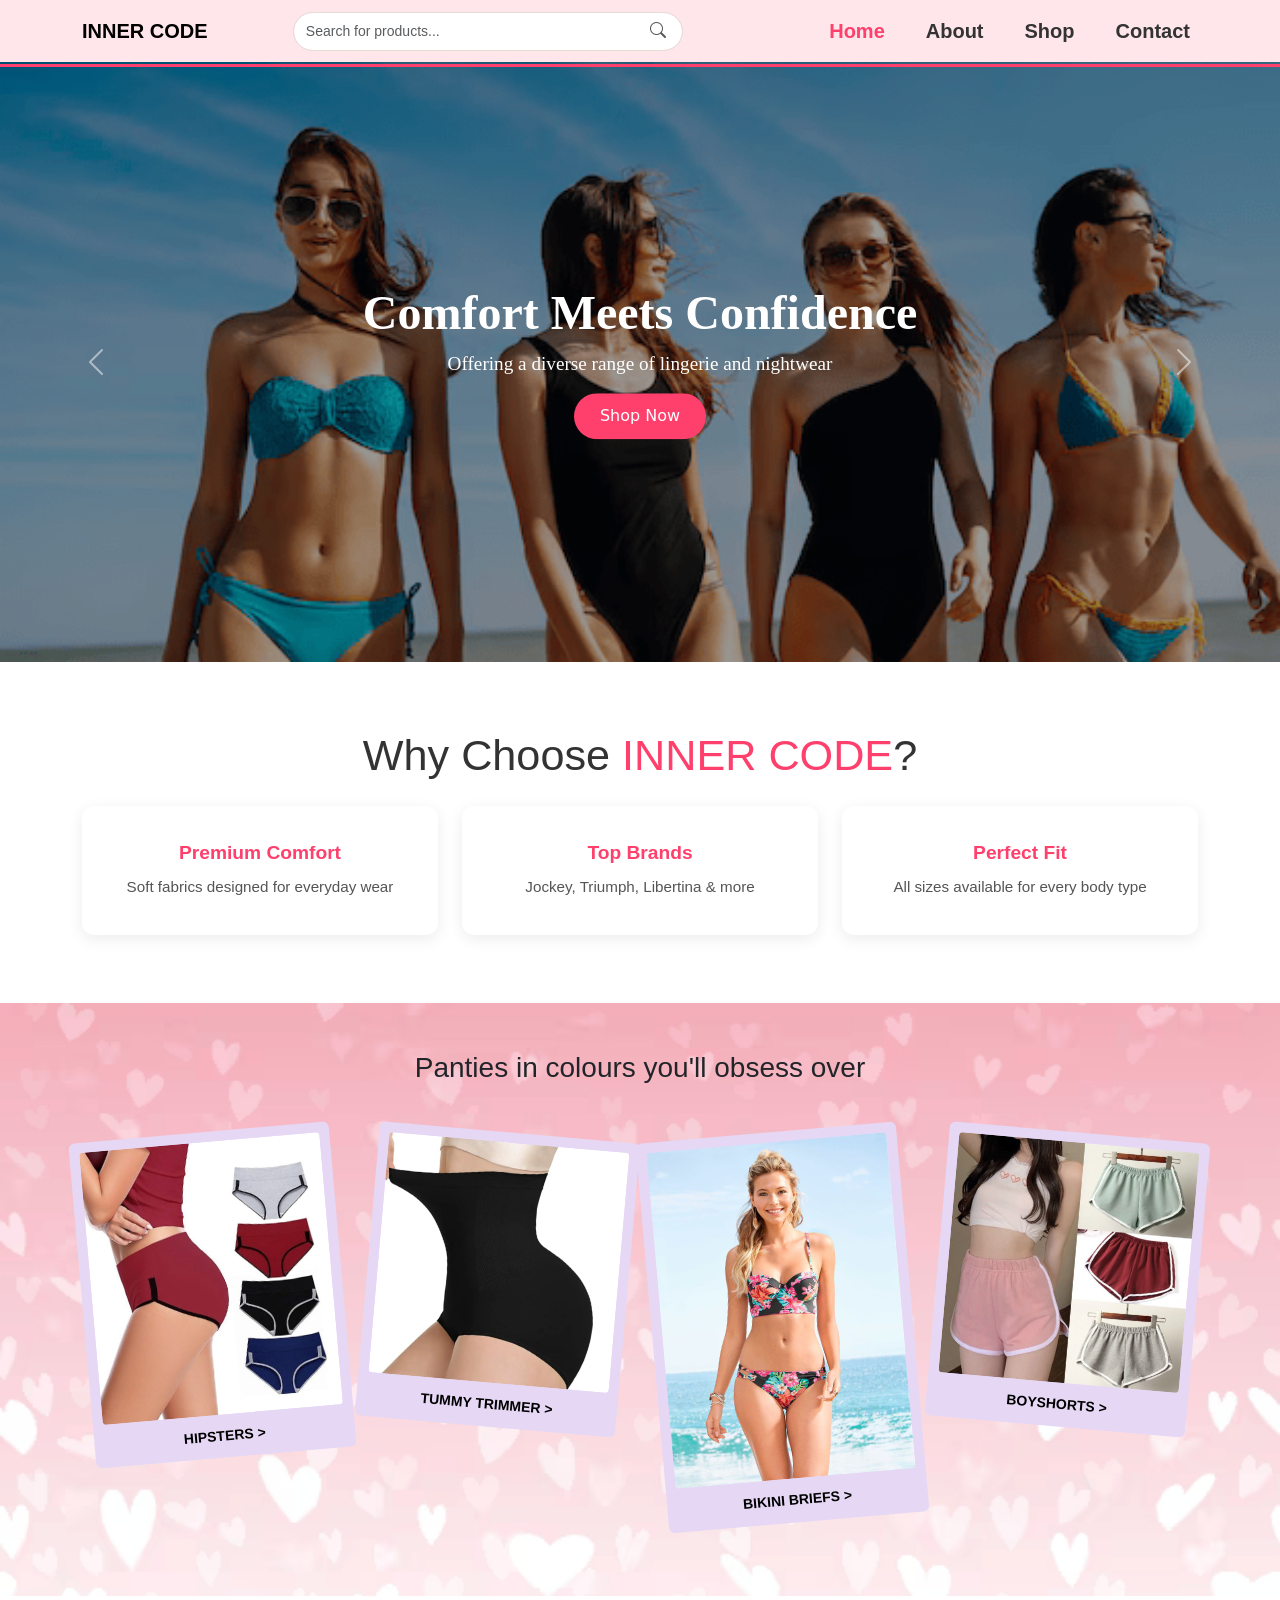
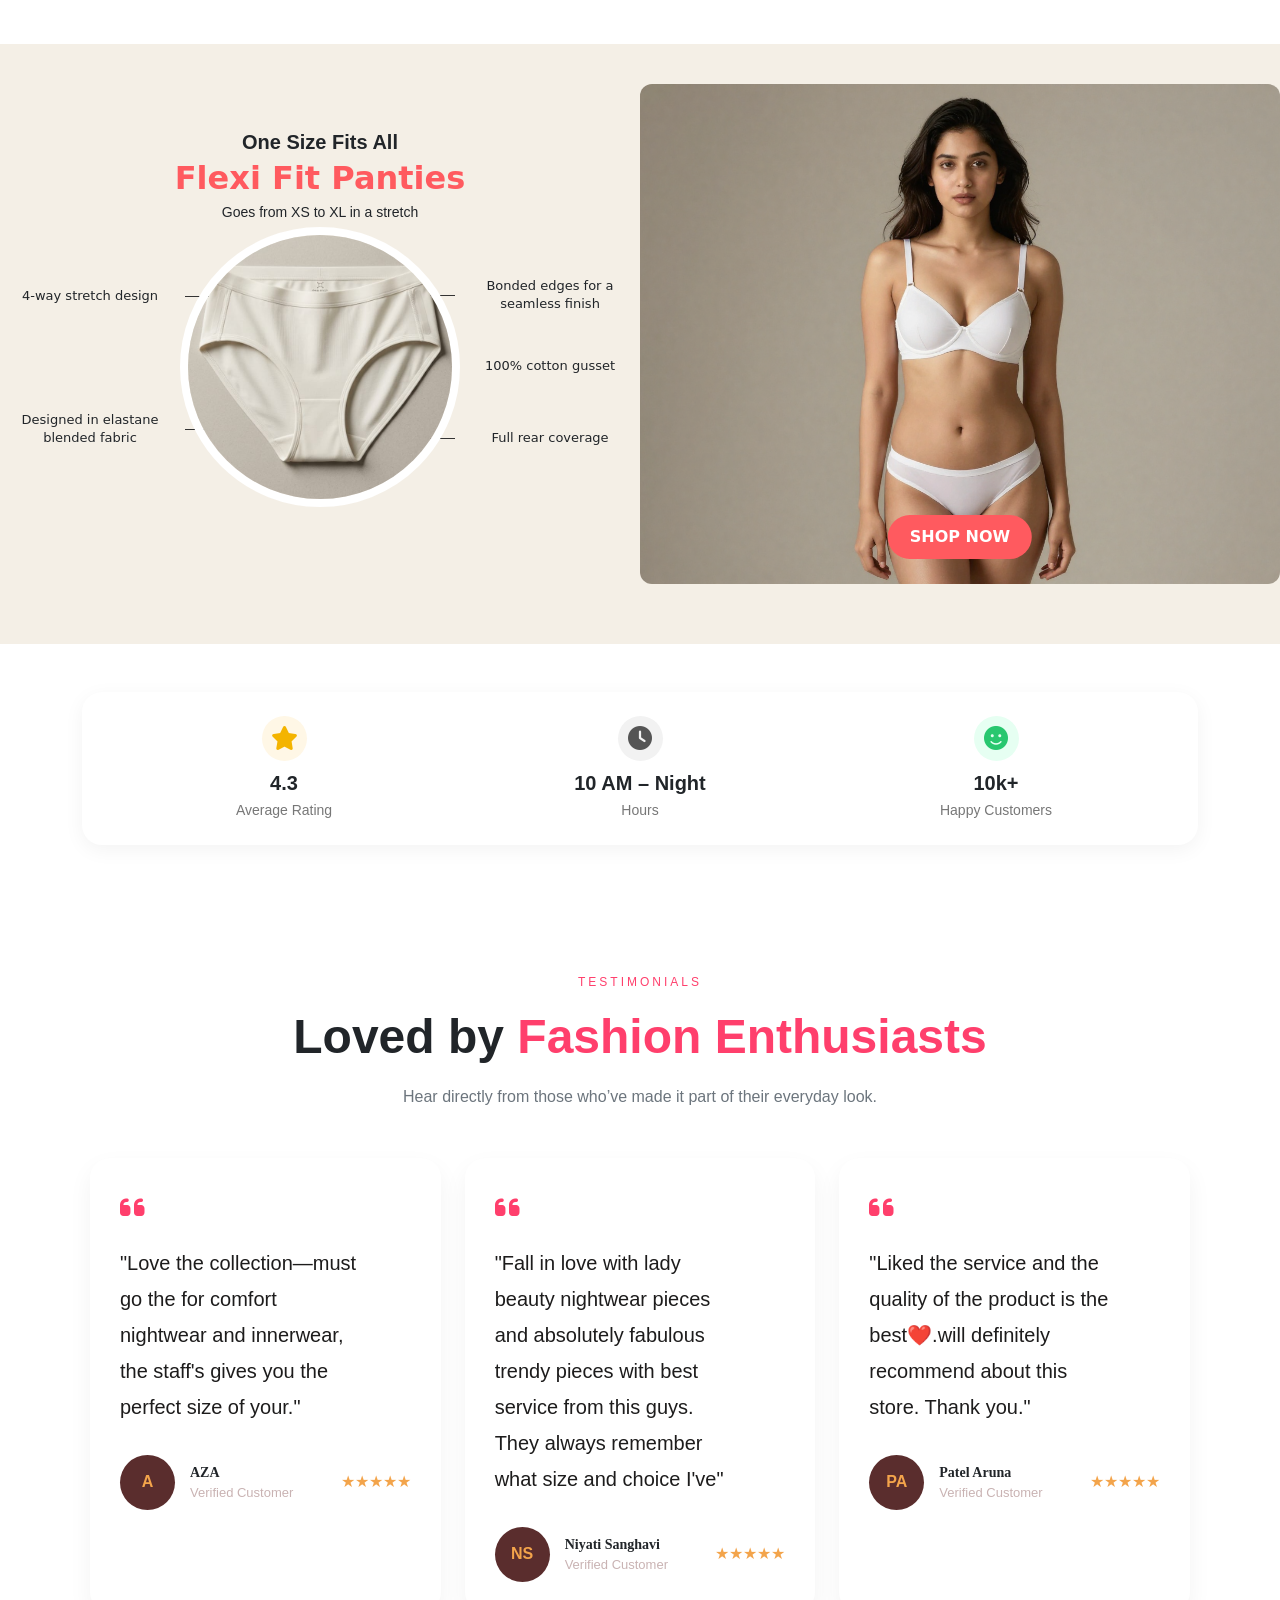
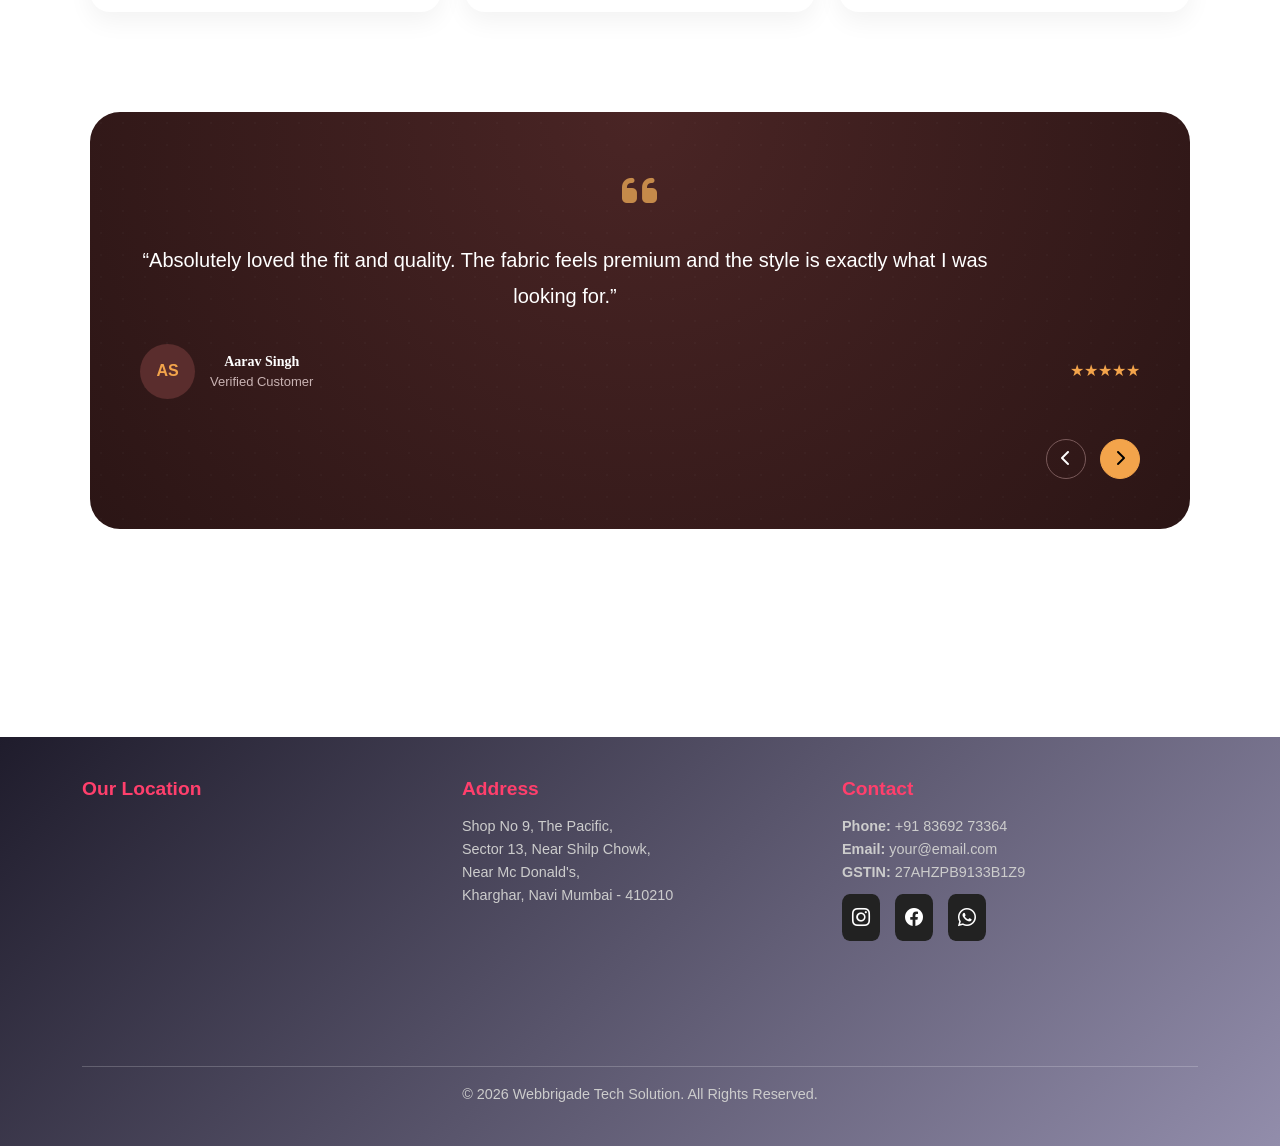
<file: index.html>
<!DOCTYPE html>
<html>
  <head>
    <meta http-equiv="refresh" content="0; url=/html/homepage.html" />
    <title>Redirecting...</title>
  </head>
  <body>
    <p>If you are not redirected automatically, follow this <a href="/html/homepage.html">link to the homepage</a>.</p>
  </body>
</html>
</file>
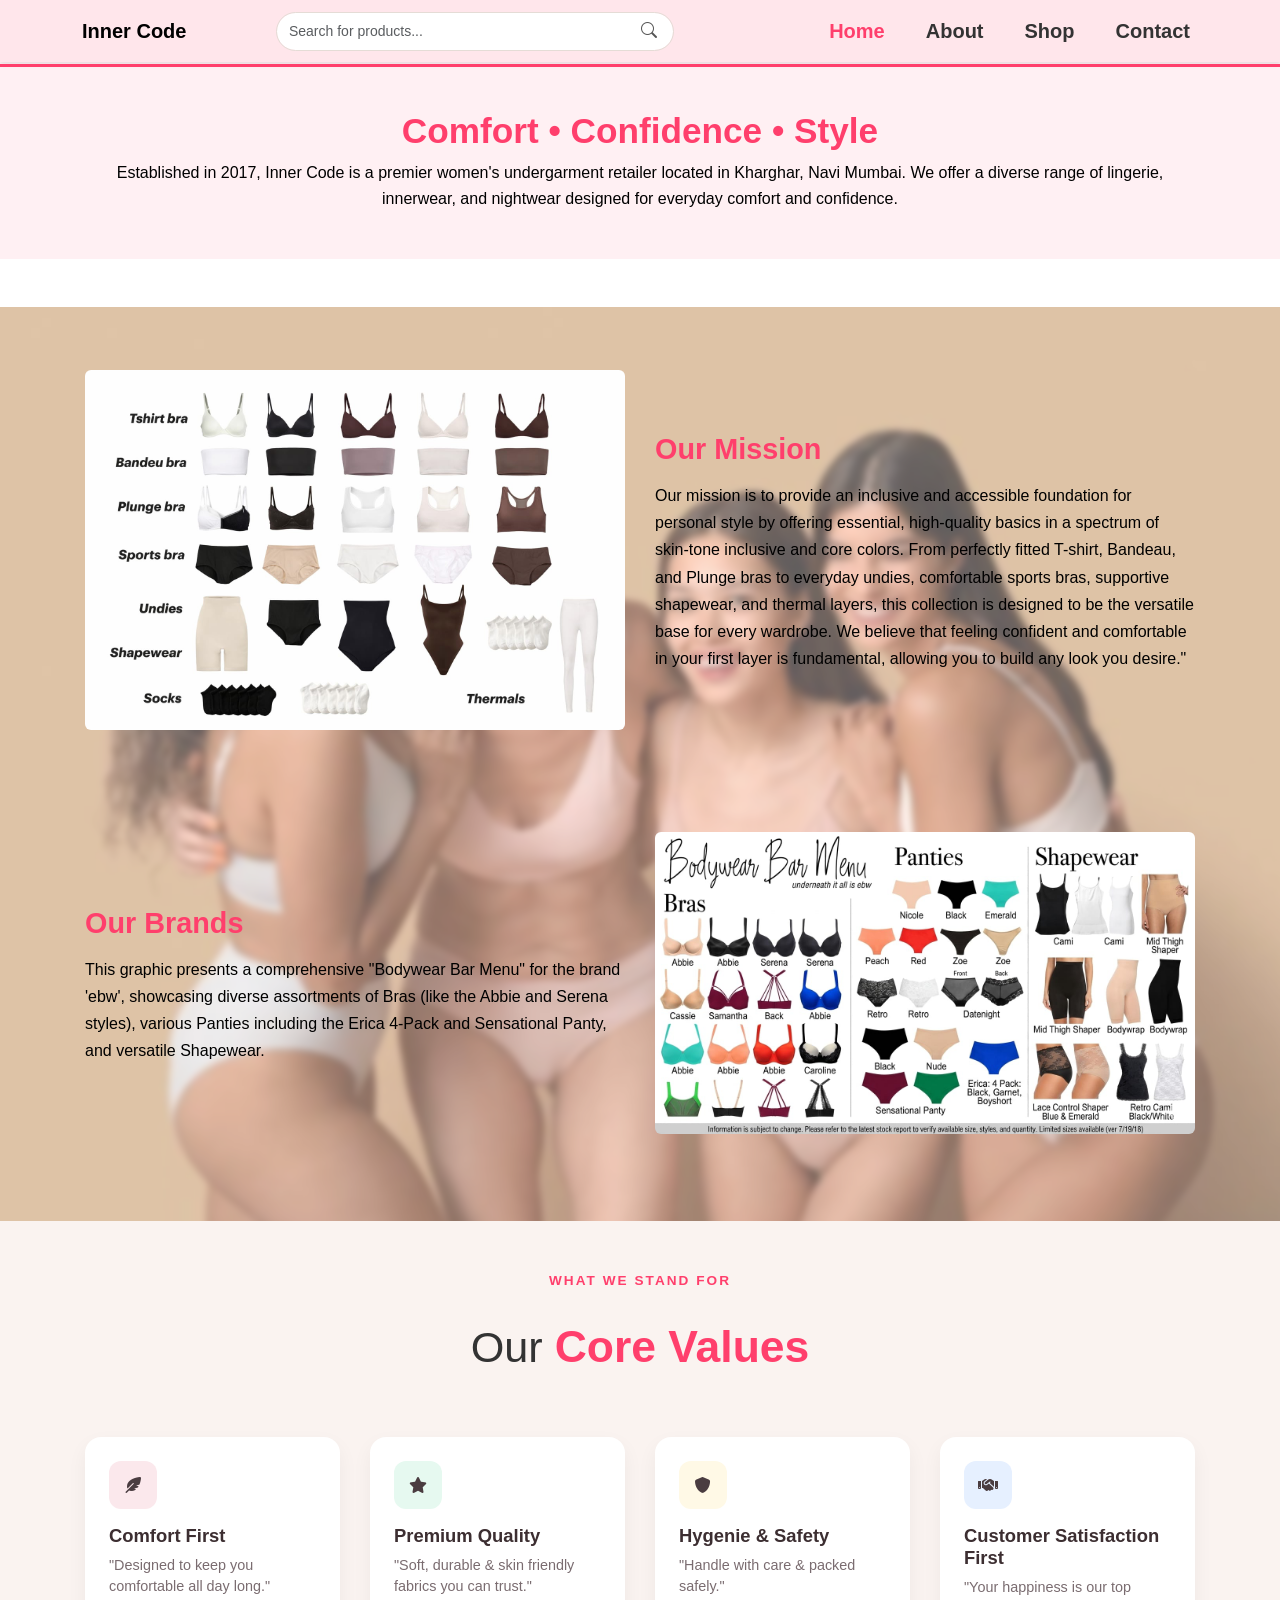
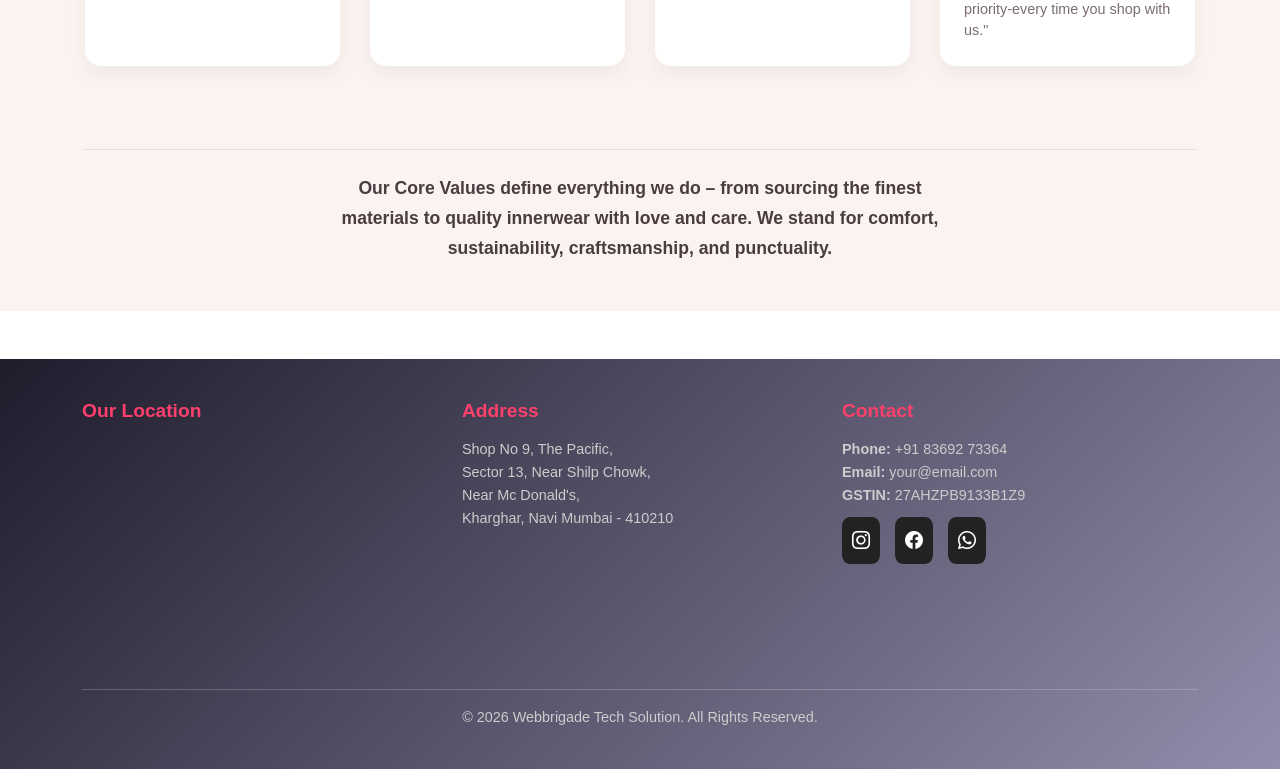
<file: html/aboutpage.html>
<!DOCTYPE html>
<html lang="en">
<head>
  <meta charset="UTF-8">
  <meta name="viewport" content="width=device-width, initial-scale=1.0">
  <title>About - Inner Code</title>

  <!-- Bootstrap -->
    <link href="https://cdn.jsdelivr.net/npm/bootstrap-icons@1.11.3/font/bootstrap-icons.css" rel="stylesheet">
<link
  href="https://cdnjs.cloudflare.com/ajax/libs/font-awesome/6.4.0/css/all.min.css"
  rel="stylesheet"
/>
  <link href="https://cdn.jsdelivr.net/npm/bootstrap@5.3.0/dist/css/bootstrap.min.css" rel="stylesheet">

  <!-- CSS -->
  <link rel="stylesheet" href="../css/style.css">
</head>
<body>

<!-- Navbar -->
<nav class="navbar navbar-expand-lg">
  <div class="container">

    <!-- Logo -->
    <a class="navbar-brand fw-bold" href="#">Inner Code</a>

    <!-- Toggle -->
        <button class="navbar-toggler" type="button" data-bs-toggle="collapse" data-bs-target="#navbarNav">
      <span class="navbar-toggler-icon"></span>
    </button>

    <!-- Menu -->
    <div class="collapse navbar-collapse" id="navbarNav">

      <!-- Search Bar -->
      <form class="d-flex mx-auto search-box">
        <input class="form-control" type="search" placeholder="Search for products...">
        <button class="btn search-btn" type="submit">
<i class="bi bi-search"></i>        </button>
      </form>  
      

      <!-- Links -->
      <ul class="navbar-nav ms-auto">
        <li class="nav-item"><a class="nav-link active" href="homepage.html">Home</a></li>
        <li class="nav-item"><a class="nav-link" href="#">About</a></li>
        <li class="nav-item"><a class="nav-link" href="shop.html">Shop</a></li>
        <li class="nav-item"><a class="nav-link" href="contactpage.html">Contact</a></li>
      </ul>

    </div>
  </div>
</nav>
  

<!-- SECTION 1: ABOUT -->
<section class="about-section py-5 text-center">
  <div class="container">
    <h2 class="about-title">Comfort • Confidence • Style</h2>

    <p>
      Established in 2017, Inner Code is a premier women's undergarment retailer located in Kharghar, Navi Mumbai. 
      We offer a diverse range of lingerie, innerwear, and nightwear designed for everyday comfort and confidence.
    </p>
  </div>
</section>


<!-- MISSION + BRANDS COMBINED -->
<section class="blur-bg-section py-5 mt-5">
  <div class="container">

    <!-- ROW 1: MISSION -->
    <div class="row align-items-center mb-5">

      <!-- Image LEFT -->
      <div class="col-md-6 mb-4">
        <img src="../images/image8.jpg" class="img-fluid rounded ">
      </div>

      <!-- Text RIGHT -->
      <div class="col-md-6">
        <h4>Our Mission</h4>
        <p>
Our mission is to provide an inclusive and accessible 
foundation for personal style by offering essential, high-quality basics in a 
spectrum of skin-tone inclusive and core colors. From perfectly fitted T-shirt, Bandeau,
 and Plunge bras to everyday undies, comfortable sports bras, supportive shapewear, and 
 thermal layers, this collection is designed to be the versatile base for every wardrobe. 
 We believe that feeling confident and comfortable in your first layer is fundamental, 
allowing you to build any look you desire."        </p>
      </div>

    </div>

    <!-- ROW 2: BRANDS -->
    <div class="row align-items-center">

      <!-- Text LEFT -->
      <div class="col-md-6">
        <h4>Our Brands</h4>
        <p>
This graphic presents a comprehensive "Bodywear Bar Menu" for the brand 'ebw', showcasing 
diverse assortments of Bras (like the Abbie and Serena styles), 
various Panties including the Erica
 4-Pack and Sensational Panty, and versatile Shapewear.        </p>
      </div>

      <!-- Image RIGHT -->
      <div class="col-md-6 mb-4">
        <img src="../images/image9.jpeg" class="img-fluid rounded">
      </div>

    </div>

  </div>
</section>
 <section class="core-values-section py-5">
    <div class="container text-center">
      <p class="section-subtitle text-uppercase mb-2">What We Stand For</p>
      <h2 class="section-title mb-5">
        Our <span class="highlight">Core Values</span>
      </h2>

      <div class="row g-4 justify-content-center">
        <!-- Card 1 -->
        <div class="col-12 col-md-6 col-lg-3">
          <div class="value-card p-4 h-100">
            <div class="icon-wrapper pink-bg mb-3">
<i class="fa-sharp fa-solid fa-feather-pointed"></i>
            </div>
            <h5 class="card-title">Comfort First</h5>
            <p class="card-text">
              "Designed to keep you comfortable all day long."</p>
          </div>
        </div>

        <!-- Card 2 -->
        <div class="col-12 col-md-6 col-lg-3">
          <div class="value-card p-4 h-100">
            <div class="icon-wrapper mint-bg mb-3">
<i class="fa-solid fa-star"></i>
            </div>
            <h5 class="card-title">Premium Quality</h5>
            <p class="card-text">
              "Soft, durable & skin friendly fabrics you can trust."
            </p>
          </div>
        </div>

        <!-- Card 3 -->
        <div class="col-12 col-md-6 col-lg-3">
          <div class="value-card p-4 h-100">
            <div class="icon-wrapper yellow-bg mb-3">
<i class="fa-etch fa-solid fa-shield"></i>
          </div>
            <h5 class="card-title">Hygenie & Safety</h5>
            <p class="card-text">
             "Handle with care & packed safely."
            </p>
          </div>
        </div>

        <!-- Card 4 -->
        <div class="col-12 col-md-6 col-lg-3">
          <div class="value-card p-4 h-100">
            <div class="icon-wrapper blue-bg mb-3">
<i class="fa-solid fa-handshake"></i>
            </div>
            <h5 class="card-title">Customer Satisfaction First</h5>
            <p class="card-text">
                "Your happiness is our top priority-every time you shop with us."
            </p>
          </div>
        </div>
      </div>

      <!-- Core Values Under All Content -->
      <div class="core-values-summary mt-5 pt-4 border-top">
        <p>
          <strong>Our Core Values</strong> define everything we do – from sourcing the finest materials to quality innerwear with love and care. We stand for comfort, sustainability, craftsmanship, and punctuality.
        </p>
      </div>
    </div>
  </section>



<footer class="footer mt-5">
  <div class="container">
    <div class="row">

      <!-- Map -->
      <div class="col-md-4 mb-4">
        <h5>Our Location</h5>
        <iframe 
          src="https://maps.google.com/maps?q=The%20Pacific%20Kharghar%20Navi%20Mumbai&t=&z=13&ie=UTF8&iwloc=&output=embed"
          width="100%" height="200" style="border:0;" allowfullscreen="" loading="lazy">
        </iframe>
      </div>

      <!-- Address -->
      <div class="col-md-4 mb-4">
        <h5>Address</h5>
        <p>
          Shop No 9, The Pacific,<br>
          Sector 13, Near Shilp Chowk,<br>
          Near Mc Donald's,<br>
          Kharghar, Navi Mumbai - 410210
        </p>
      </div>

      <!-- Contact -->
      <d
      
      
      iv class="col-md-4 mb-4">
        <h5>Contact</h5>
        <p><strong>Phone:</strong> +91 83692 73364</p>
        <p><strong>Email:</strong> your@email.com</p>
        <p><strong>GSTIN:</strong> 27AHZPB9133B1Z9</p>

  
        <div class="social-icons">
          <ul>
            <li><i class="bi bi-instagram"></i></li>
            <li><i class="bi bi-facebook"></i></li>
            <li><i class="bi bi-whatsapp"></i></li>
          </ul>
        </div>

      </d>

    </div>

    <!-- Bottom -->
    <div class="text-center pt-3 border-top">
      <p>© 2026 Webbrigade Tech Solution. All Rights Reserved.</p>
    </div>
  </div>
</footer>

<script src="https://cdn.jsdelivr.net/npm/bootstrap@5.3.0/dist/js/bootstrap.bundle.min.js"></script>
</body>
</html>
</file>
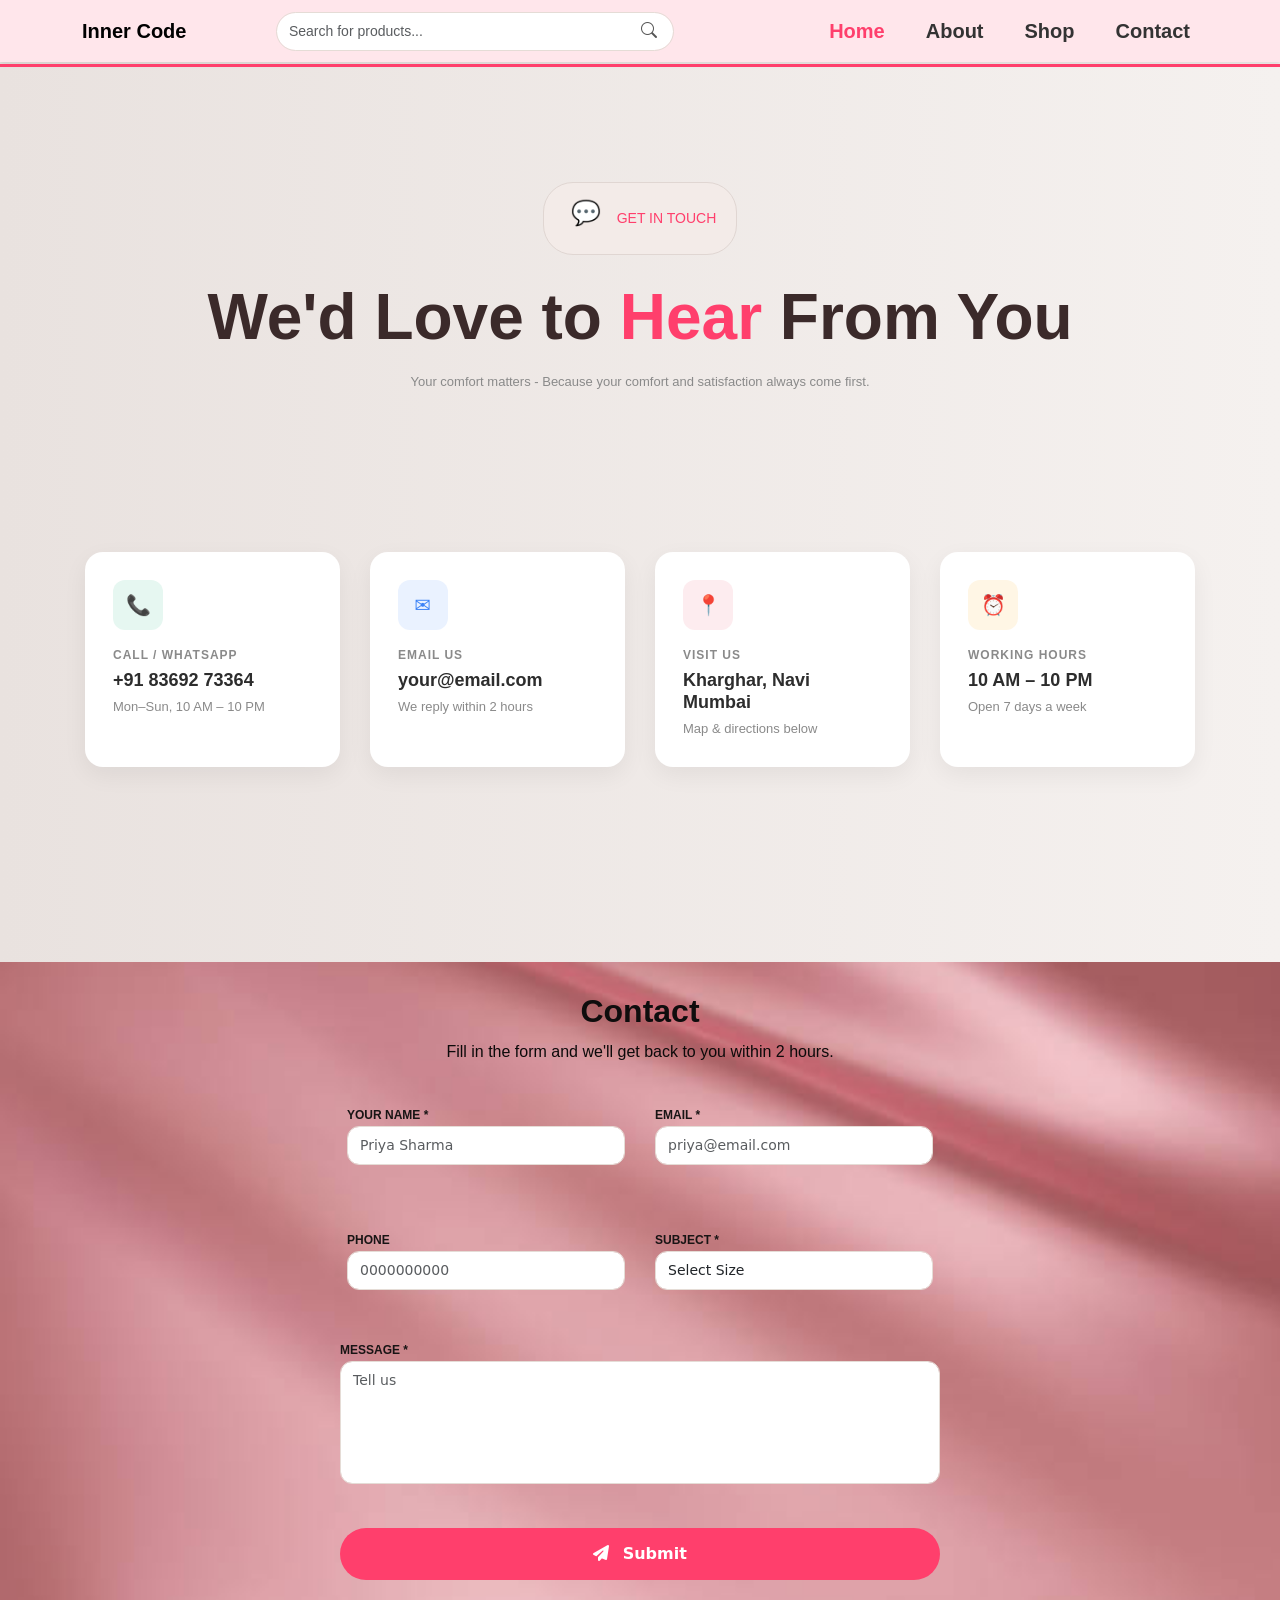
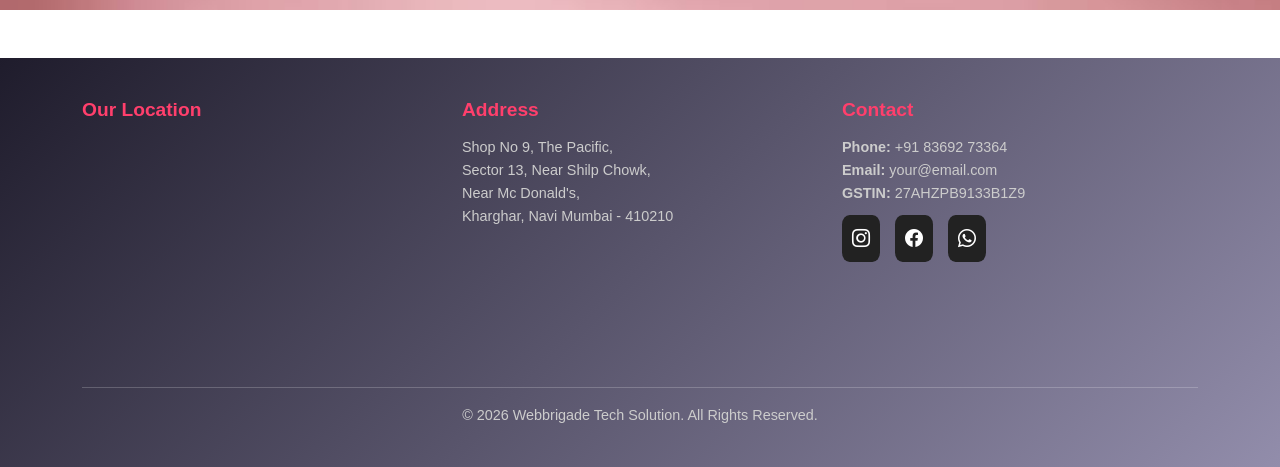
<file: html/contactpage.html>
<!DOCTYPE html>
<html lang="en">
<head>
  <meta charset="UTF-8">
  <meta name="viewport" content="width=device-width, initial-scale=1.0">
  <title>Contact - Inner Code</title>

  <!-- Bootstrap -->
    <link href="https://cdn.jsdelivr.net/npm/bootstrap-icons@1.11.3/font/bootstrap-icons.css" rel="stylesheet">
<link
  href="https://cdnjs.cloudflare.com/ajax/libs/font-awesome/6.4.0/css/all.min.css"
  rel="stylesheet"
/>
  <link href="https://cdn.jsdelivr.net/npm/bootstrap@5.3.0/dist/css/bootstrap.min.css" rel="stylesheet">

  <!-- CSS -->
  <link rel="stylesheet" href="../css/style.css">
  <script src="https://cdn.jsdelivr.net/npm/bootstrap@5.3.0/dist/js/bootstrap.bundle.min.js"></script>

</head>
<body>
    <script>
        // Optional hover effect or click tracking
document.querySelector(".contact-btn").addEventListener("click", () => {
  alert("Redirect to contact page or form");
});
    </script>
<!-- Navbar -->
<nav class="navbar navbar-expand-lg">
  <div class="container">

    <!-- Logo -->
    <a class="navbar-brand fw-bold" href="#">Inner Code</a>

    <!-- Toggle -->
        <button class="navbar-toggler" type="button" data-bs-toggle="collapse" data-bs-target="#navbarNav">
      <span class="navbar-toggler-icon"></span>
    </button>

    <!-- Menu -->
    <div class="collapse navbar-collapse" id="navbarNav">

      <!-- Search Bar -->
      <form class="d-flex mx-auto search-box">
        <input class="form-control" type="search" placeholder="Search for products...">
        <button class="btn search-btn" type="submit">
<i class="bi bi-search"></i>        </button>
      </form>  
      

      <!-- Links -->
      <ul class="navbar-nav ms-auto">
        <li class="nav-item"><a class="nav-link active" href="homepage.html">Home</a></li>
        <li class="nav-item"><a class="nav-link" href="aboutpage.html">About</a></li>
        <li class="nav-item"><a class="nav-link" href="shop.html">Shop</a></li>
        <li class="nav-item"><a class="nav-link" href="#">Contact</a></li>
      </ul>

    </div>
  </div>
</nav>

<section class="contact-section d-flex align-items-center">
  <div class="container text-center">

    <!-- Button -->
    <div class="contact-btn mb-4">
      <span class="icon">💬</span>
      GET IN TOUCH
    </div>

    <!-- Heading -->
    <h1 class="main-heading">
      We'd Love to <span>Hear</span> From You
    </h1>

    <!-- Description -->
    <p class="sub-text mt-3">
      Your comfort matters - Because your comfort and satisfaction always come first.
    </p>

  </div>
  
</section>
<section class="contact-section">
  <div class="container">
    <div class="row g-4">

      <!-- Card 1 -->
<div class="col-xl-3 col-lg-3 col-md-6 col-sm-6 col-12">
            <div class="contact-card">
          <div class="icon-box green">
            📞
          </div>
          <p class="label">CALL / WHATSAPP</p>
          <h5 class="main-text">+91 83692 73364</h5>
          <p class="sub-text">Mon–Sun, 10 AM – 10 PM</p>
        </div>
      </div>

      <!-- Card 2 -->
<div class="col-xl-3 col-lg-3 col-md-6 col-sm-6 col-12">
            <div class="contact-card">
          <div class="icon-box blue">
            ✉️
          </div>
          <p class="label">EMAIL US</p>
          <h5 class="main-text">your@email.com</h5>
          <p class="sub-text">We reply within 2 hours</p>
        </div>
      </div>

      <!-- Card 3 -->
<div class="col-xl-3 col-lg-3 col-md-6 col-sm-6 col-12">
            <div class="contact-card">
          <div class="icon-box pink">
            📍
          </div>
          <p class="label">VISIT US</p>
          <h5 class="main-text">Kharghar, Navi Mumbai</h5>
          <p class="sub-text">Map & directions below</p>
        </div>
      </div>

      <!-- Card 4 -->
<div class="col-xl-3 col-lg-3 col-md-6 col-sm-6 col-12">
            <div class="contact-card">
          <div class="icon-box yellow">
            ⏰
          </div>
          <p class="label">WORKING HOURS</p>
          <h5 class="main-text">10 AM – 10 PM</h5>
          <p class="sub-text">Open 7 days a week</p>
        </div>
      </div>

    </div>
  </div>
</section>

<section class="form-section">
  <div class="container">
    <div class="form-box">

      <h2 class="form-title">Contact </h2>
      <p class="form-subtitle">
        Fill in the form and we'll get back to you within 2 hours.
      </p>

      <form id="contactForm">

        <div class="row g-3">

          <!-- Name -->
          <div class="col-12 col-md-6">
            <label>YOUR NAME *</label>
            <input type="text" class="form-control"  id= "name" placeholder="Priya Sharma" required>
          </div>

          <!-- Email -->
          <div class="col-12 col-md-6">
            <label>EMAIL *</label>
            <input type="email" class="form-control"   id= "email" placeholder="priya@email.com" required>
          </div>

          <!-- Phone -->
          <div class="col-12 col-md-6">
            <label>PHONE</label>
            <input type="text" class="form-control"   id= "phone" placeholder="0000000000" pattern="[0-9]{10}">
          </div>

          <!-- Subject -->
          <div class="col-12 col-md-6">
            <label>SUBJECT *</label>
            <select class="form-control"   id= "subject" required>
              <option>Select Size</option>
              <option>Small</option>
              <option>Medium</option>
              <option>Large</option>
            </select>
          </div>

          <!-- Message -->
          <div class="col-12">
            <label>MESSAGE *</label>
            <textarea class="form-control"   id= "message" rows="5"
              placeholder="Tell us" required></textarea>
          </div>

        </div>

        <!-- Button -->
        <button type="submit" class="submit-btn mt-4">
          <i class="fa-solid fa-paper-plane"></i> Submit
        </button>

      </form>

    </div>
  </div>
</section>
<script>
document.addEventListener("DOMContentLoaded", function() {
  
  let form = document.getElementById("contactForm");

  form.addEventListener("submit", function(e) {
    e.preventDefault();

    let name = document.getElementById("name").value.trim();
    let email = document.getElementById("email").value.trim();
    let phone = document.getElementById("phone").value.trim();
    let subject = document.getElementById("subject").value;
    let message = document.getElementById("message").value.trim();

    if (name === "" || email === "" || subject === "Select Size" || message === "") {
      alert("Please fill all required fields");
      return;
    }

    let msg = `Hello, I want to contact you:

Name: ${name}
Email: ${email}
Phone: ${phone}
Subject: ${subject}
Message: ${message}`;

    let url = "https://wa.me/918369273364?text=" + encodeURIComponent(msg);

    window.open(url, "_blank"); // better UX
  });

});
</script>

<footer class="footer mt-5">
  <div class="container">
    <div class="row">

      <!-- Map -->
      <div class="col-md-4 mb-4">
        <h5>Our Location</h5>
        <iframe 
          src="https://maps.google.com/maps?q=The%20Pacific%20Kharghar%20Navi%20Mumbai&t=&z=13&ie=UTF8&iwloc=&output=embed"
          width="100%" height="200" style="border:0;" allowfullscreen="" loading="lazy">
        </iframe>
      </div>

      <!-- Address -->
      <div class="col-md-4 mb-4">
        <h5>Address</h5>
        <p>
          Shop No 9, The Pacific,<br>
          Sector 13, Near Shilp Chowk,<br>
          Near Mc Donald's,<br>
          Kharghar, Navi Mumbai - 410210
        </p>
      </div>

      <!-- Contact -->
      <d
      
      
      iv class="col-md-4 mb-4">
        <h5>Contact</h5>
        <p><strong>Phone:</strong> +91 83692 73364</p>
        <p><strong>Email:</strong> your@email.com</p>
        <p><strong>GSTIN:</strong> 27AHZPB9133B1Z9</p>

  
        <div class="social-icons">
          <ul>
            <li><i class="bi bi-instagram"></i></li>
            <li><i class="bi bi-facebook"></i></li>
            <li><i class="bi bi-whatsapp"></i></li>
          </ul>
        </div>

      </d>

    </div>

    <!-- Bottom -->
    <div class="text-center pt-3 border-top">
      <p>© 2026 Webbrigade Tech Solution. All Rights Reserved.</p>
    </div>
  </div>
</footer>

</body>
</html>
</file>
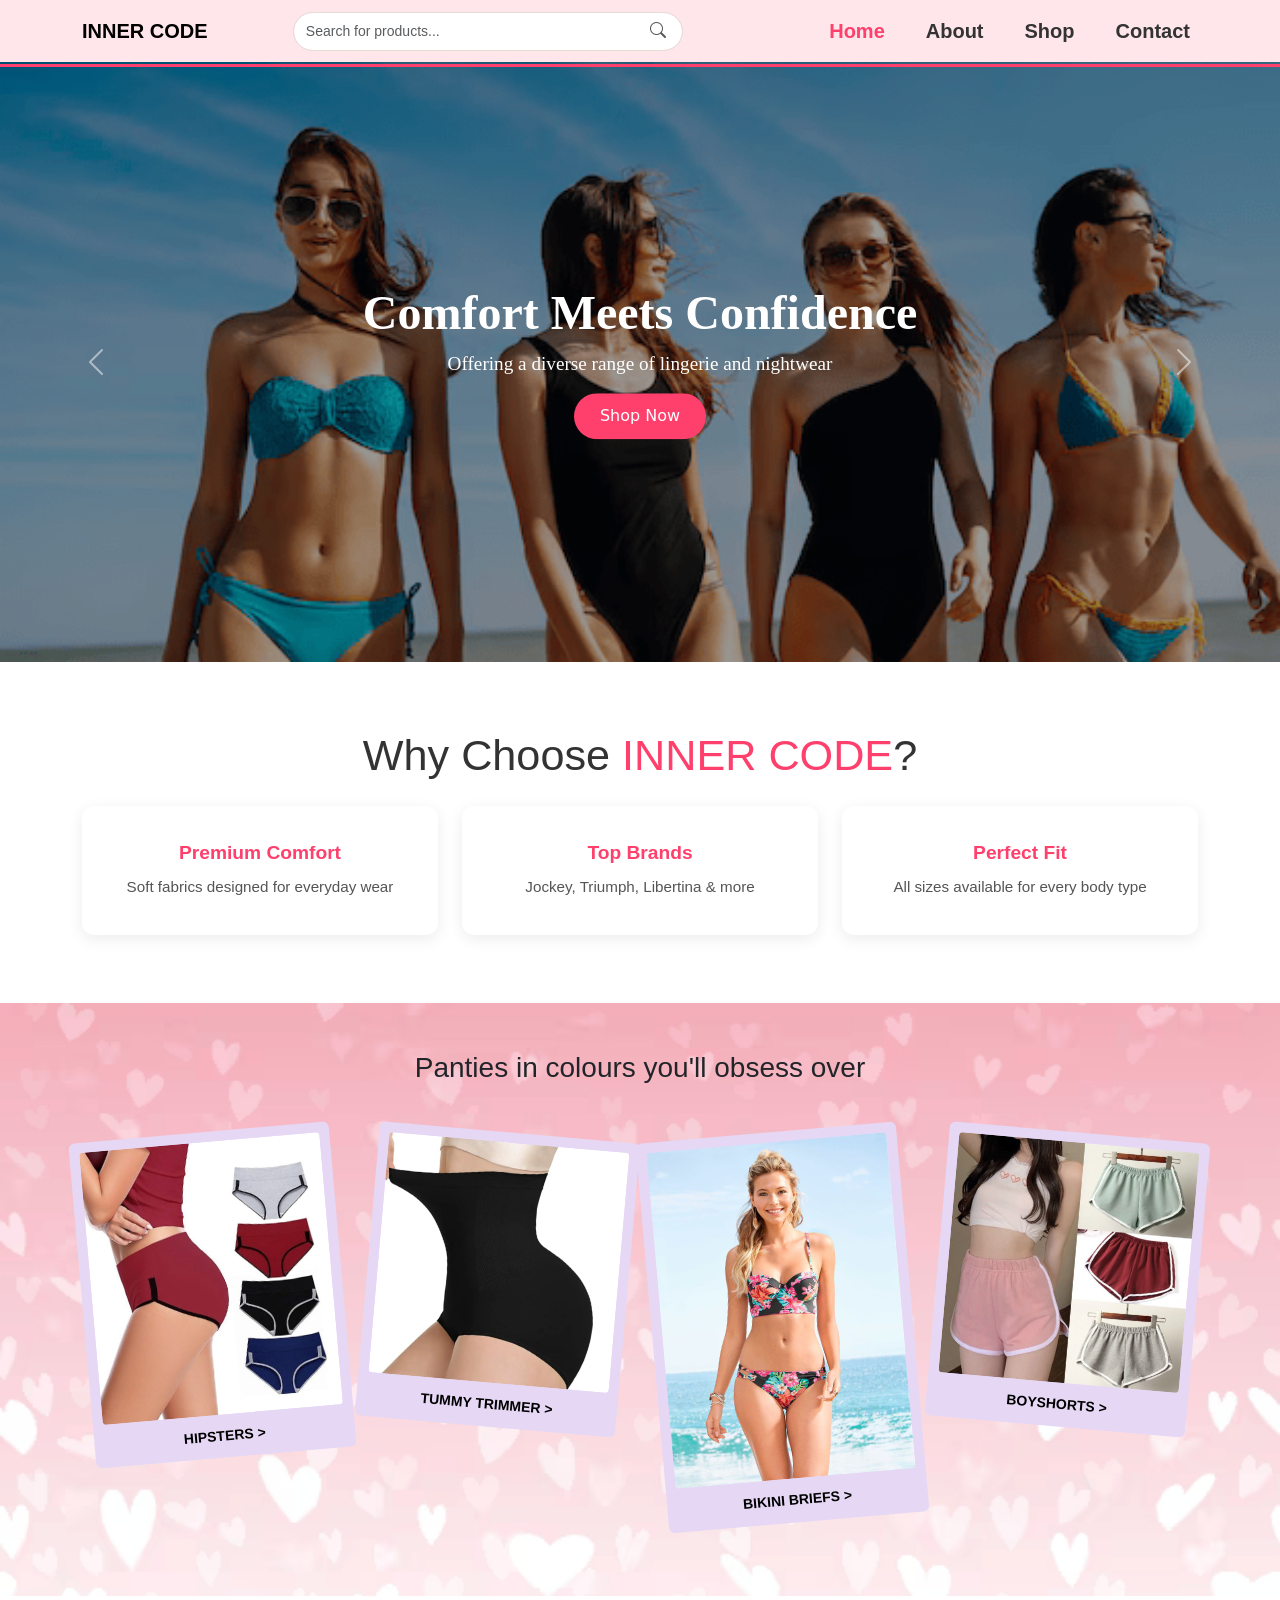
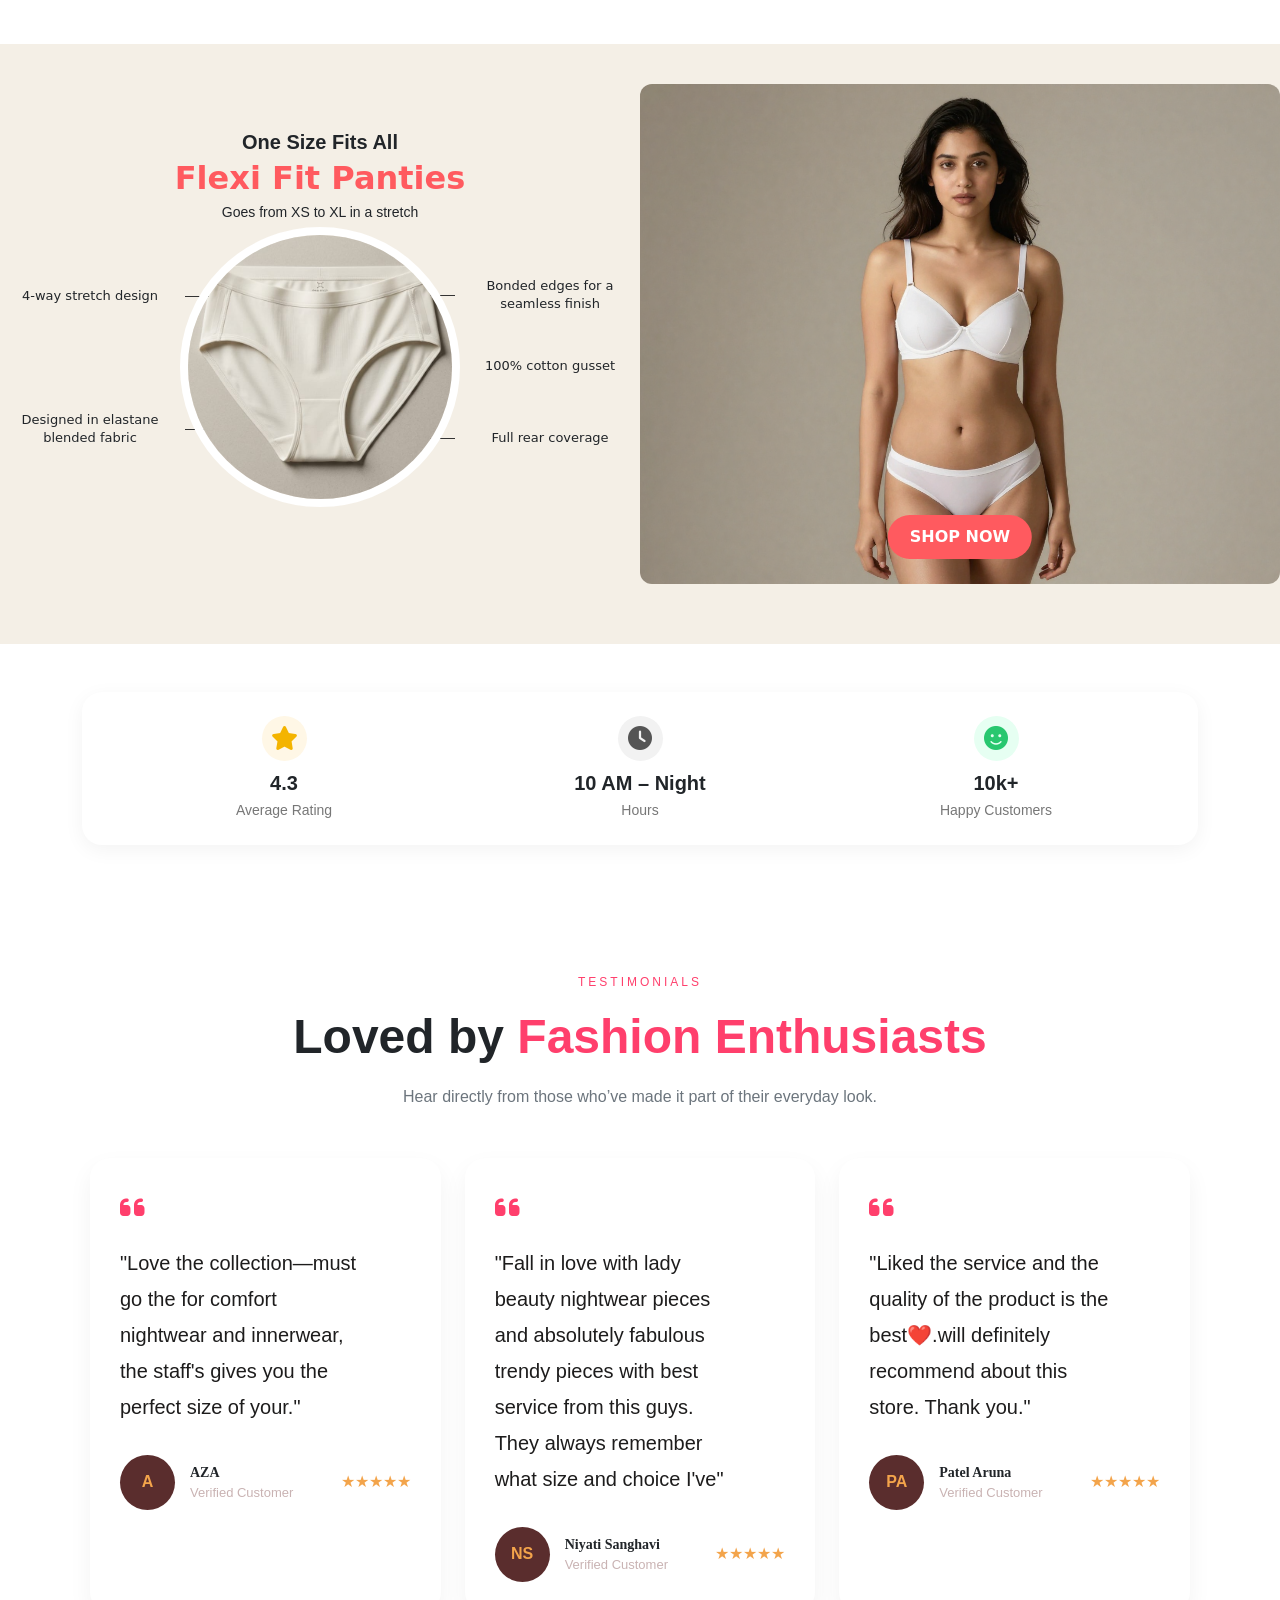
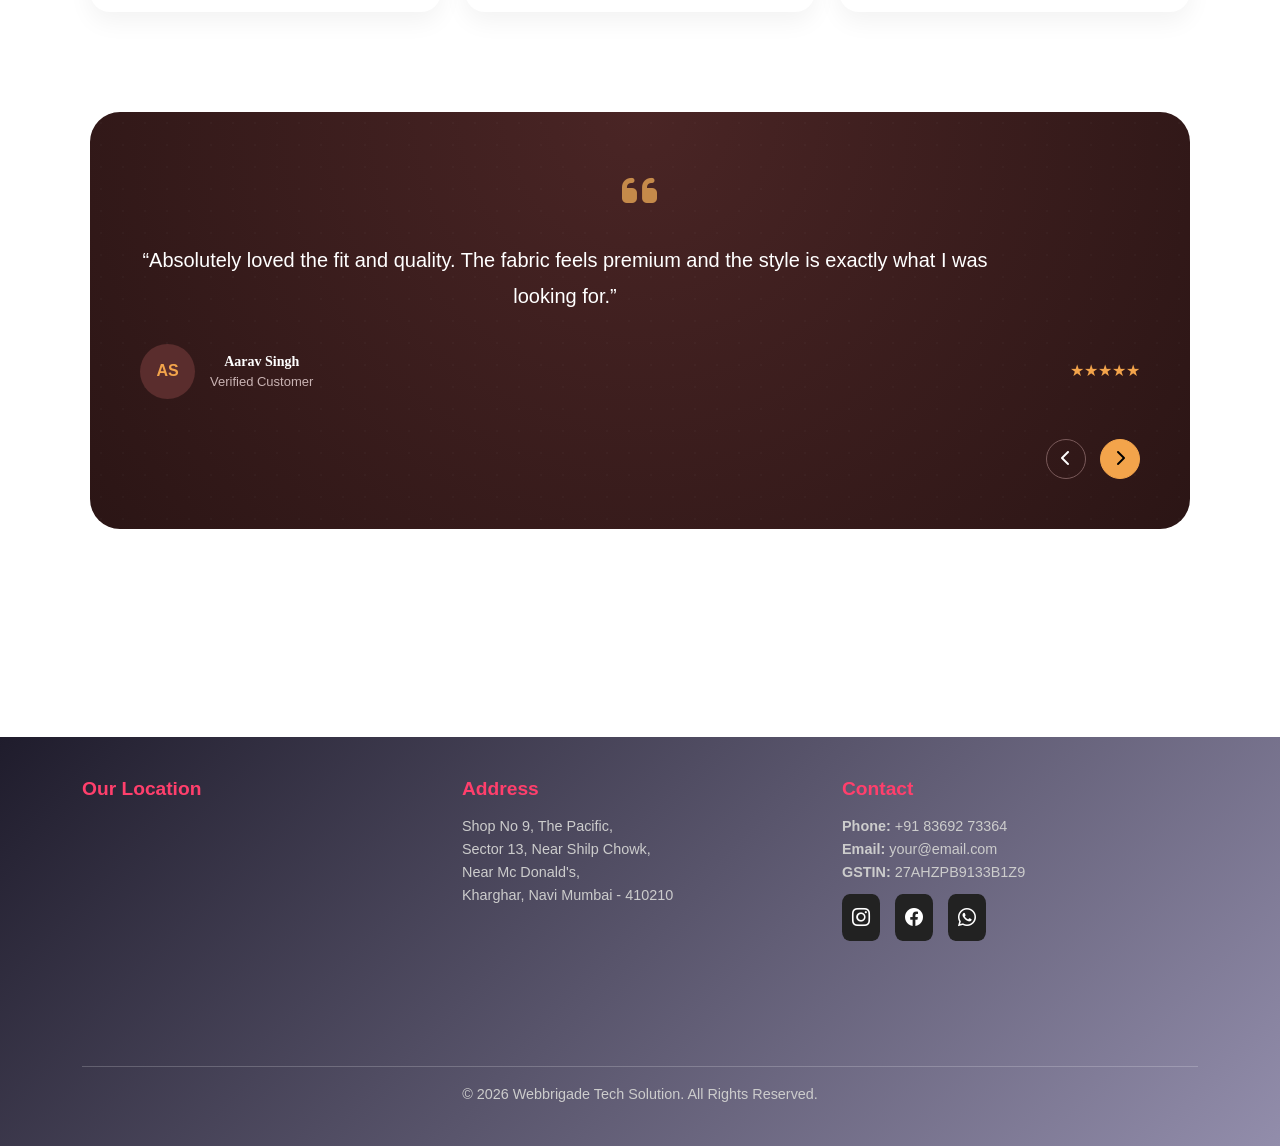
<file: html/homepage.html>
<!DOCTYPE html>
<html lang="en">
<head>
<meta charset="UTF-8">
<meta name="viewport" content="width=device-width, initial-scale=1.0">

<title>Inner Code</title>


 <link href="https://cdn.jsdelivr.net/npm/bootstrap-icons@1.11.3/font/bootstrap-icons.css" rel="stylesheet">
<link href="https://cdn.jsdelivr.net/npm/bootstrap@5.3.0/dist/css/bootstrap.min.css" rel="stylesheet">
<link rel="stylesheet" href="../css/style.css">
<link href="https://cdnjs.cloudflare.com/ajax/libs/font-awesome/6.4.0/css/all.min.css" rel="stylesheet"/>
<link href="https://fonts.googleapis.com/css2?family=Outfit:wght@300;400;500;600&display=swap" rel="stylesheet">
</head>
<body>

<!-- Navbar -->
<nav class="navbar navbar-expand-lg">
  <div class="container">

    <!-- Logo -->
    <a class="navbar-brand fw-bold" href="#" style="  text-transform: uppercase;">Inner Code</a>

    <!-- Toggle -->
        <button class="navbar-toggler" type="button" data-bs-toggle="collapse" data-bs-target="#navbarNav">
      <span class="navbar-toggler-icon"></span>
    </button>

    <!-- Menu -->
    <div class="collapse navbar-collapse" id="navbarNav">

      <!-- Search Bar -->
      <form class="d-flex mx-auto search-box">
        <input class="form-control" type="search" placeholder="Search for products...">
        <button class="btn search-btn" type="submit">
<i class="bi bi-search"></i>        </button>
      </form>

      <!-- Links -->
      <ul class="navbar-nav ms-auto">
        <li class="nav-item"><a class="nav-link active" href="#">Home</a></li>
        <li class="nav-item"><a class="nav-link" href="aboutpage.html">About</a></li>
        <li class="nav-item"><a class="nav-link" href="shop.html">Shop</a></li>
        <li class="nav-item"><a class="nav-link" href="contactpage.html">Contact</a></li>
      </ul>

    </div>
  </div>
</nav>

<div id="carouselExampleAutoplaying" class="carousel slide" data-bs-ride="carousel">
  <div class="carousel-inner">

    <div class="carousel-item active">
      <img src="../images/image5.png" class="d-block w-100" alt="...">

      <div class="hero">
        <h1>Comfort Meets Confidence</h1>
        <p>Offering a diverse range of lingerie and nightwear</p>
        <a href="shop.html" class="btn custom-btn">Shop Now</a>
      </div>
    </div>

    <div class="carousel-item">
      <img src="../images/image1.png" class="d-block w-100" alt="...">

      <div class="hero">
        <h1>Comfort Meets Confidence</h1>
        <p>Offering a diverse range of lingerie and nightwear</p>
        <a href="shop.html" class="btn custom-btn">Shop Now</a>
      </div>
    </div>

    <div class="carousel-item">
      <img src="../images/img3.jpeg" class="d-block w-100" alt="...">

      <div class="hero">
        <h1>Comfort Meets Confidence</h1>
        <p>Offering a diverse range of lingerie and nightwear</p>
        <a href="shop.html" class="btn custom-btn">Shop Now</a>
      </div>
    </div>
     <div class="carousel-item">
      <img src="../images/image4.png" class="d-block w-100" alt="...">

      <div class="hero">
        <h1>Comfort Meets Confidence</h1>
        <p>Offering a diverse range of lingerie and nightwear</p>
        <a href="shop.html" class="btn custom-btn">Shop Now</a>
      </div>
    </div>

     <div class="carousel-item">
      <img src="../images/image6.jpeg" class="d-block w-100" alt="...">

      <div class="hero">
        <h1>Comfort Meets Confidence</h1>
        <p>Offering a diverse range of lingerie and nightwear</p>
        <a href="shop.html" class="btn custom-btn">Shop Now</a>
      </div>
    </div>

  </div>

  <button class="carousel-control-prev" type="button" data-bs-target="#carouselExampleAutoplaying" data-bs-slide="prev">
    <span class="carousel-control-prev-icon"></span>
  </button>

  <button class="carousel-control-next" type="button" data-bs-target="#carouselExampleAutoplaying" data-bs-slide="next">
    <span class="carousel-control-next-icon"></span>
  </button>
</div>

<!-- <div id="customCarousel" class="carousel slide" data-bs-ride="carousel">

  <div class="carousel-indicators">
    <button type="button" data-bs-target="#customCarousel" data-bs-slide-to="0" class="active"></button>
    <button type="button" data-bs-target="#customCarousel" data-bs-slide-to="1"></button>
  </div>

  <div class="carousel-inner">

    <div class="carousel-item active">
      <div class="row align-items-center slider-box">

        <div class="col-md-5 text-section">
          <h2>Comfort meets<br>Confidence</h2>
          <p> Offering a diverse range of lingerie <br>and nightwear for everyday comfort</p>
          <a href="#" class="btn shop-btn">SHOP NOW</a>
        </div>

        <div class="col-md-7 text-center">
          <img src="../images/image1.png" class="img-fluid">
        </div>

      </div>
    </div>

    <div class="carousel-item">
      <div class="row align-items-center slider-box">

        <div class="col-md-5 text-section">
          <h2>Feel confident,<br>inside & out</h2>
          <p>New arrivals just for you</p>
          <a href="#" class="btn shop-btn">EXPLORE</a>
        </div>

        <div class="col-md-7 text-center">
          <img src="../images/image1.png" class="img-fluid">
        </div>

      </div>
    </div>

  </div>

  <button class="carousel-control-prev" type="button" data-bs-target="#customCarousel" data-bs-slide="prev">
    <span class="carousel-control-prev-icon custom-arrow"></span>
  </button>

  <button class="carousel-control-next" type="button" data-bs-target="#customCarousel" data-bs-slide="next">
    <span class="carousel-control-next-icon custom-arrow"></span>
  </button>

</div> -->

<!-- FEATURE SECTION -->
<section class="container mt-5 text-center">
  <h2 class="section-title">
  Why Choose <span class="pink-text" style="  text-transform: uppercase;">Inner Code</span>?
</h2>

  <div class="row mt-4">

    <div class="col-md-4">
      <div class="feature-box">
        <h5>Premium Comfort</h5>
        <p>Soft fabrics designed for everyday wear</p>
      </div>
    </div>

    <div class="col-md-4">
      <div class="feature-box">
        <h5>Top Brands</h5>
        <p>Jockey, Triumph, Libertina & more</p>
      </div>
    </div>

    <div class="col-md-4">
      <div class="feature-box">
        <h5>Perfect Fit</h5>
        <p>All sizes available for every body type</p>
      </div>
    </div>

  </div>
</section>

<section class="panties-section py-5 mt-5">
  <div class="container text-center">

    <h2 class="title mb-5">Panties in colours you'll obsess over</h2>

    <div class="row justify-content-center">

      <!-- CARD 1 -->
      <div class="col-6 col-md-3 mb-4">
        <div class="panty-card rotate-left">
          <img src="../images/image11.jpeg" class="img-fluid">
          <p>HIPSTERS ></p>
        </div>
      </div>

      <!-- CARD 2 -->
      <div class="col-6 col-md-3 mb-4">
        <div class="panty-card rotate-right">
          <img src="../images/image12.jpeg" class="img-fluid">
          <p>TUMMY TRIMMER ></p>
        </div>
      </div>

      <!-- CARD 3 -->
      <div class="col-6 col-md-3 mb-4">
        <div class="panty-card rotate-left">
          <img src="../images/im13.jpeg" class="img-fluid">
          <p>BIKINI BRIEFS ></p>
        </div>
      </div>

      <!-- CARD 4 -->
      <div class="col-6 col-md-3 mb-4">
        <div class="panty-card rotate-right">
          <img src="../images/im14.jpeg" class="img-fluid">
          <p>BOYSHORTS ></p>
        </div>
      </div>

    </div>
  </div>
</section>


<section class="flexi-section mt-5 ">
  <div class="container-fluid">
    <div class="row align-items-center">

      <!-- LEFT SIDE (UPDATED UI) -->
      <div class="col-md-6 text-center">

        <h5>One Size Fits All</h5>
        <h2 class="highlight">Flexi Fit Panties</h2>

        <div class="circle-wrapper">

          <!-- Curve Text -->
          <div class="curve-text">
            Goes from XS to XL in a stretch
          </div>

          <!-- Circle Image -->
          <div class="circle-box">
            <img src="../images/img18.jpeg" class="main-circle-img">
          </div>

          <!-- LEFT POINTS -->
          <div class="point left top">
            <span>4-way stretch design</span>
          </div>

          <div class="point left bottom">
            <span>Designed in elastane blended fabric</span>
          </div>

          <!-- RIGHT POINTS -->
          <div class="point right top">
            <span>Bonded edges for a seamless finish</span>
          </div>

          <div class="point right middle">
            <span>100% cotton gusset</span>
          </div>

          <div class="point right bottom">
            <span>Full rear coverage</span>
          </div>

        </div>

      </div>

      <!-- RIGHT SIDE (UNCHANGED) -->
      <div class="col-md-6 p-0 text-center position-relative">
        <img id="swapImage" src="../images/img15.png" class="swap-img">
          <a href="shop.html" class="shop-btn">SHOP NOW </a>
      </div>

    </div>
  </div>
</section>

<script>
  const images = [
    "../images/img15.png",
    "../images/img16.png",
    "../images/img17.png"
  ];

  let index = 0;
  const img = document.getElementById("swapImage");

  setInterval(() => {
    img.style.opacity = 0;

    setTimeout(() => {
      index = (index + 1) % images.length;
      img.src = images[index];
      img.style.opacity = 1;
    }, 300);

  }, 2500);
  const testimonials = [
{
    text: "Absolutely loved the fit and quality. The fabric feels premium and the style is exactly what I was looking for.",
    name: "Aarav Singh",
    avatar: "AS"
},
{
    text: "The outfits are super comfortable and stylish. Got so many compliments wearing them!",
    name: "Neha Kapoor",
    avatar: "NK"
},
{
    text: "Perfect blend of comfort and trend. Delivery was quick and packaging was great.",
    name: "Rohan Mehta",
    avatar: "RM"
},
{
    text: "Great collection! The designs feel fresh and unique compared to other brands.",
    name: "Simran Patel",
    avatar: "SP"
}
];


function render() {
    document.getElementById("testimonialText").innerText = "“" + testimonials[index].text + "”";
    document.getElementById("name").innerText = testimonials[index].name;
    document.getElementById("avatar").innerText = testimonials[index].avatar;

    let dotsHTML = "";
    testimonials.forEach((_, i) => {
        dotsHTML += `<span class="${i === index ? 'active' : ''}"></span>`;
    });
    document.getElementById("dots").innerHTML = dotsHTML;
}

function nextSlide() {
    index = (index + 1) % testimonials.length;
    render();
}

function prevSlide() {
    index = (index - 1 + testimonials.length) % testimonials.length;
    render();
}

render();

const elements = document.querySelectorAll(".animate");

</script>


<div class="container my-5">
  <div class="info-box p-4 d-flex justify-content-between align-items-center flex-wrap">

    <!-- Item 1 -->
    <div class="info-item text-center">
      <div class="icon star">
    <i class="fas fa-star"></i>
  </div>
      <h5>4.3</h5>
      <p>Average Rating</p>
    </div>

    <!-- Item 2 -->
    <div class="info-item text-center">
      <div class="icon clock">
        <i class="fas fa-clock"></i>
      </div>
      <h5>10 AM – Night</h5>
      <p>Hours</p>
    </div>

    <!-- Item 3 -->
    <div class="info-item text-center">
       <div class="icon smile">
    <i class="fas fa-smile"></i>
  </div>
      <h5>10k+</h5>
      <p>Happy Customers</p>
    </div>

  </div>
</div>

<section class="testimonial-section container">

    <div class="text-center mb-5">
        <div class="sub-title">TESTIMONIALS</div>
        <div class="main-title">
            Loved by <span>Fashion Enthusiasts</span>
        </div>
        <p class="desc">
            Hear directly from those who’ve made it part of their everyday look.
        </p>
    </div>

    <div class="row g-4">

        <!-- Card 1 -->
        <div class="col-md-4">
            <div class="testimonial-card">
                <div class="quote-icon">
                    <i class="fas fa-quote-left"></i>
                </div>
                <p class="testimonial-text">
                    "Love the collection—must go the for comfort nightwear and innerwear, the staff's gives you the perfect size of your."
                </p>

                <div class="profile">
                    <div class="avatar">A</div>
                    <div>
                        <div class="name">AZA</div>
                        <div class="role">Verified Customer</div>
                    </div>
                    <div class="stars ms-auto">
                        ★★★★★
                    </div>
                </div>
            </div>
        </div>

        <!-- Card 2 -->
        <div class="col-md-4">
            <div class="testimonial-card">
                <div class="quote-icon">
                    <i class="fas fa-quote-left"></i>
                </div>
                <p class="testimonial-text">
                    "Fall in love with lady beauty nightwear pieces and absolutely fabulous trendy pieces with best service from this guys. They always remember what size and choice I've"
                </p>

                <div class="profile">
                    <div class="avatar">NS</div>
                    <div>
                        <div class="name">Niyati Sanghavi</div>
                        <div class="role">Verified Customer</div>
                    </div>
                    <div class="stars ms-auto">
                        ★★★★★
                    </div>
                </div>
            </div>
        </div>

        <!-- Card 3 -->
        <div class="col-md-4">
            <div class="testimonial-card">
                <div class="quote-icon">
                    <i class="fas fa-quote-left"></i>
                </div>
                <p class="testimonial-text">
                    "Liked the service and the quality of the product is the best❤️.will definitely recommend about this store. Thank you."
                </p>

                <div class="profile">
                    <div class="avatar">PA</div>
                    <div>
                        <div class="name">Patel Aruna</div>
                        <div class="role">Verified Customer</div>
                    </div>
                    <div class="stars ms-auto">
                        ★★★★★
                    </div>
                </div>
            </div>
        </div>

    </div>

    <div class="testimonial-wrapper">
    <div class="testimonial-content">

        <div class="quote">
            <i class="fas fa-quote-left"></i>
        </div>

        <div id="testimonialText" class="testimonial-text text-white-custom">
            “Absolutely loved the fit and quality. The fabric feels premium and the style is exactly what I was looking for.”
        </div>

        <div class="profile">
            <div class="avatar" id="avatar">AS</div>
            <div>
                <div class="name" id="name">Aarav Singh</div>
                <div class="role">Verified Customer</div>
            </div>

            <div class="stars">
                ★★★★★
            </div>
        </div>

        <div class="bottom-bar">
            <div class="dots" id="dots"></div>

            <div class="arrows">
                <button onclick="prevSlide()"><i class="fas fa-chevron-left"></i></button>
                <button class="active" onclick="nextSlide()"><i class="fas fa-chevron-right"></i></button>
            </div>
        </div>

    </div>
</div>

</section>



<footer class="footer mt-5">
  <div class="container">
    <div class="row">

      <!-- Map -->
      <div class="col-md-4 mb-4">
        <h5>Our Location</h5>
        <iframe 
          src="https://maps.google.com/maps?q=The%20Pacific%20Kharghar%20Navi%20Mumbai&t=&z=13&ie=UTF8&iwloc=&output=embed"
          width="100%" height="200" style="border:0;" allowfullscreen="" loading="lazy">
        </iframe>
      </div>

      <!-- Address -->
      <div class="col-md-4 mb-4">
        <h5>Address</h5>
        <p>
          Shop No 9, The Pacific,<br>
          Sector 13, Near Shilp Chowk,<br>
          Near Mc Donald's,<br>
          Kharghar, Navi Mumbai - 410210
        </p>
      </div>

      <!-- Contact -->
      <div class="col-md-4 mb-4">
        <h5>Contact</h5>
        <p><strong>Phone:</strong> +91 83692 73364</p>
        <p><strong>Email:</strong> your@email.com</p>
        <p><strong>GSTIN:</strong> 27AHZPB9133B1Z9</p>

  
        <div class="social-icons">
          <ul>
            <li><i class="bi bi-instagram"></i></li>
            <li><i class="bi bi-facebook"></i></li>
            <li><i class="bi bi-whatsapp"></i></li>
          </ul>
        </div>

      </div>

    </div>

    <!-- Bottom -->
    <div class="text-center pt-3 border-top">
      <p>© 2026 Webbrigade Tech Solution. All Rights Reserved.</p>
    </div>
  </div>
</footer>
<script src="https://cdn.jsdelivr.net/npm/bootstrap@5.3.0/dist/js/bootstrap.bundle.min.js"></script>

</body>
</html>
</file>
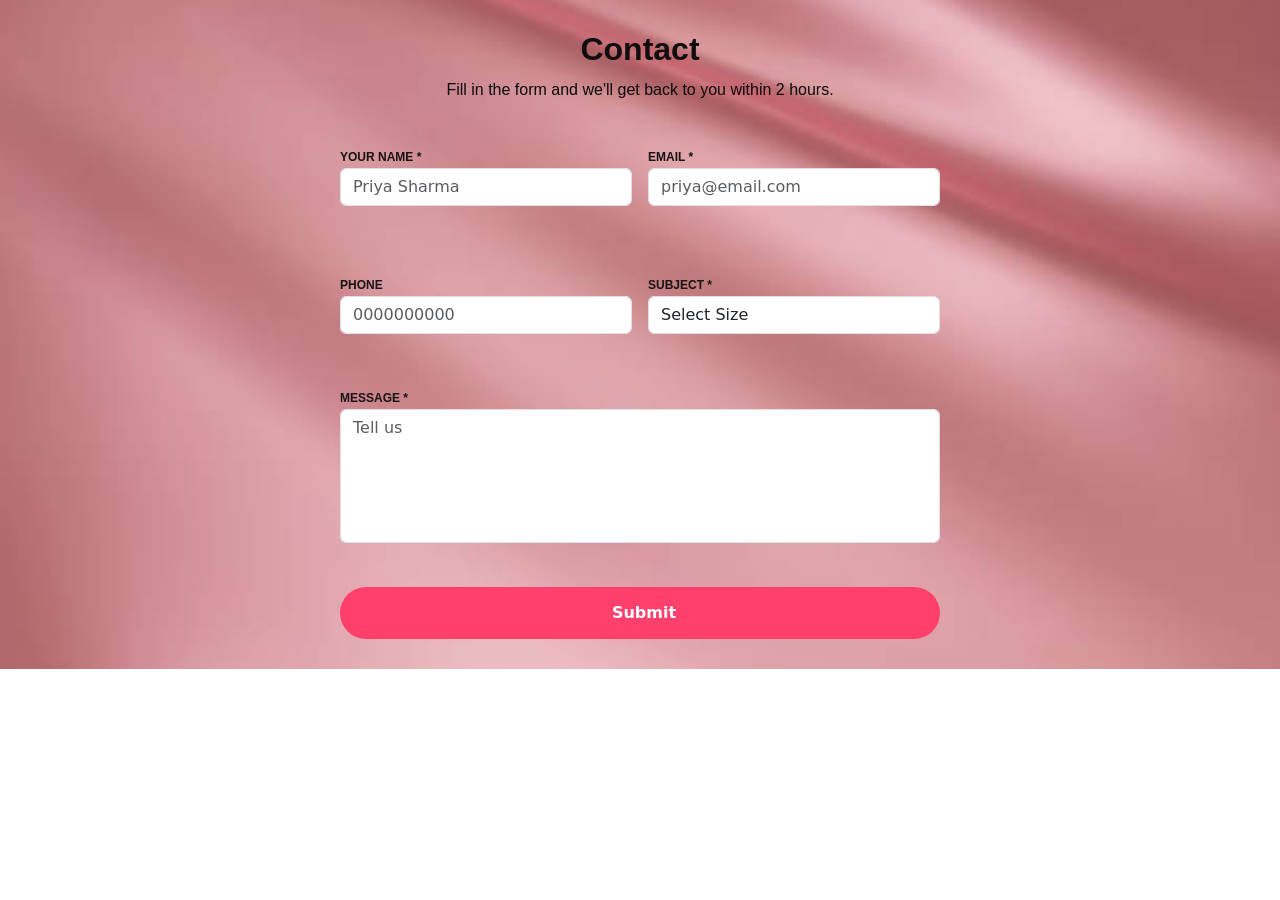
<file: html/new.html>
<!DOCTYPE html>
<html lang="en">
<head>
    <meta charset="UTF-8">
    <meta name="viewport" content="width=device-width, initial-scale=1.0">
    <title>Document</title>

    <script src="https://cdn.jsdelivr.net/npm/bootstrap@5.3.0/dist/js/bootstrap.bundle.min.js"></script>
      <link rel="stylesheet" href="../css/style.css">
  <link href="https://cdn.jsdelivr.net/npm/bootstrap@5.3.0/dist/css/bootstrap.min.css" rel="stylesheet">


</head>
<body>
    
<section class="form-section">
  <div class="container">
    <div class="form-box">

      <h2 class="form-title">Contact </h2>
      <p class="form-subtitle">
        Fill in the form and we'll get back to you within 2 hours.
      </p>

      <form>

        <div class="row g-3">

          <!-- Name -->
          <div class="col-12 col-md-6">
            <label>YOUR NAME *</label>
            <input type="text" class="form-control"  id= "name" placeholder="Priya Sharma" required>
          </div>

          <!-- Email -->
          <div class="col-12 col-md-6">
            <label>EMAIL *</label>
            <input type="email" class="form-control"   id= "email" placeholder="priya@email.com" required>
          </div>

          <!-- Phone -->
          <div class="col-12 col-md-6">
            <label>PHONE</label>
            <input type="text" class="form-control"   id= "phone" placeholder="0000000000" pattern="[0-9]{10}">
          </div>

          <!-- Subject -->
          <div class="col-12 col-md-6">
            <label>SUBJECT *</label>
            <select class="form-control"   id= "subject" required>
              <option>Select Size</option>
              <option>Small</option>
              <option>Medium</option>
              <option>Large</option>
            </select>
          </div>

          <!-- Message -->
          <div class="col-12">
            <label>MESSAGE *</label>
            <textarea class="form-control"   id= "message" rows="5"
              placeholder="Tell us" required></textarea>
          </div>

        </div>

        <!-- Button -->
        <button type="submit" class="submit-btn mt-4">
          <i class="fa-solid fa-paper-plane"></i> Submit
        </button>

      </form>

    </div>
  </div>
</section>
<script>
document.querySelector("form").addEventListener("submit", function(e) {
  e.preventDefault();

  let name = document.getElementById("name").value.trim();
  let email = document.getElementById("email").value.trim();
  let phone = document.getElementById("phone").value.trim();
  let subject = document.getElementById("subject").value;
  let message = document.getElementById("message").value.trim();

  if (name === "" || email === "" || subject === "Select Size" || message === "") {
    alert("Please fill all required fields");
    return;
  }

  let msg = `Hello, I want to contact you:

Name: ${name}
Email: ${email}
Phone: ${phone}
Subject: ${subject}
Message: ${message}`;

  let url = "https://wa.me/918591807823?text=" + encodeURIComponent(msg);

  window.open(url, "_blank");
});
</script>
</body>
</html>
</file>
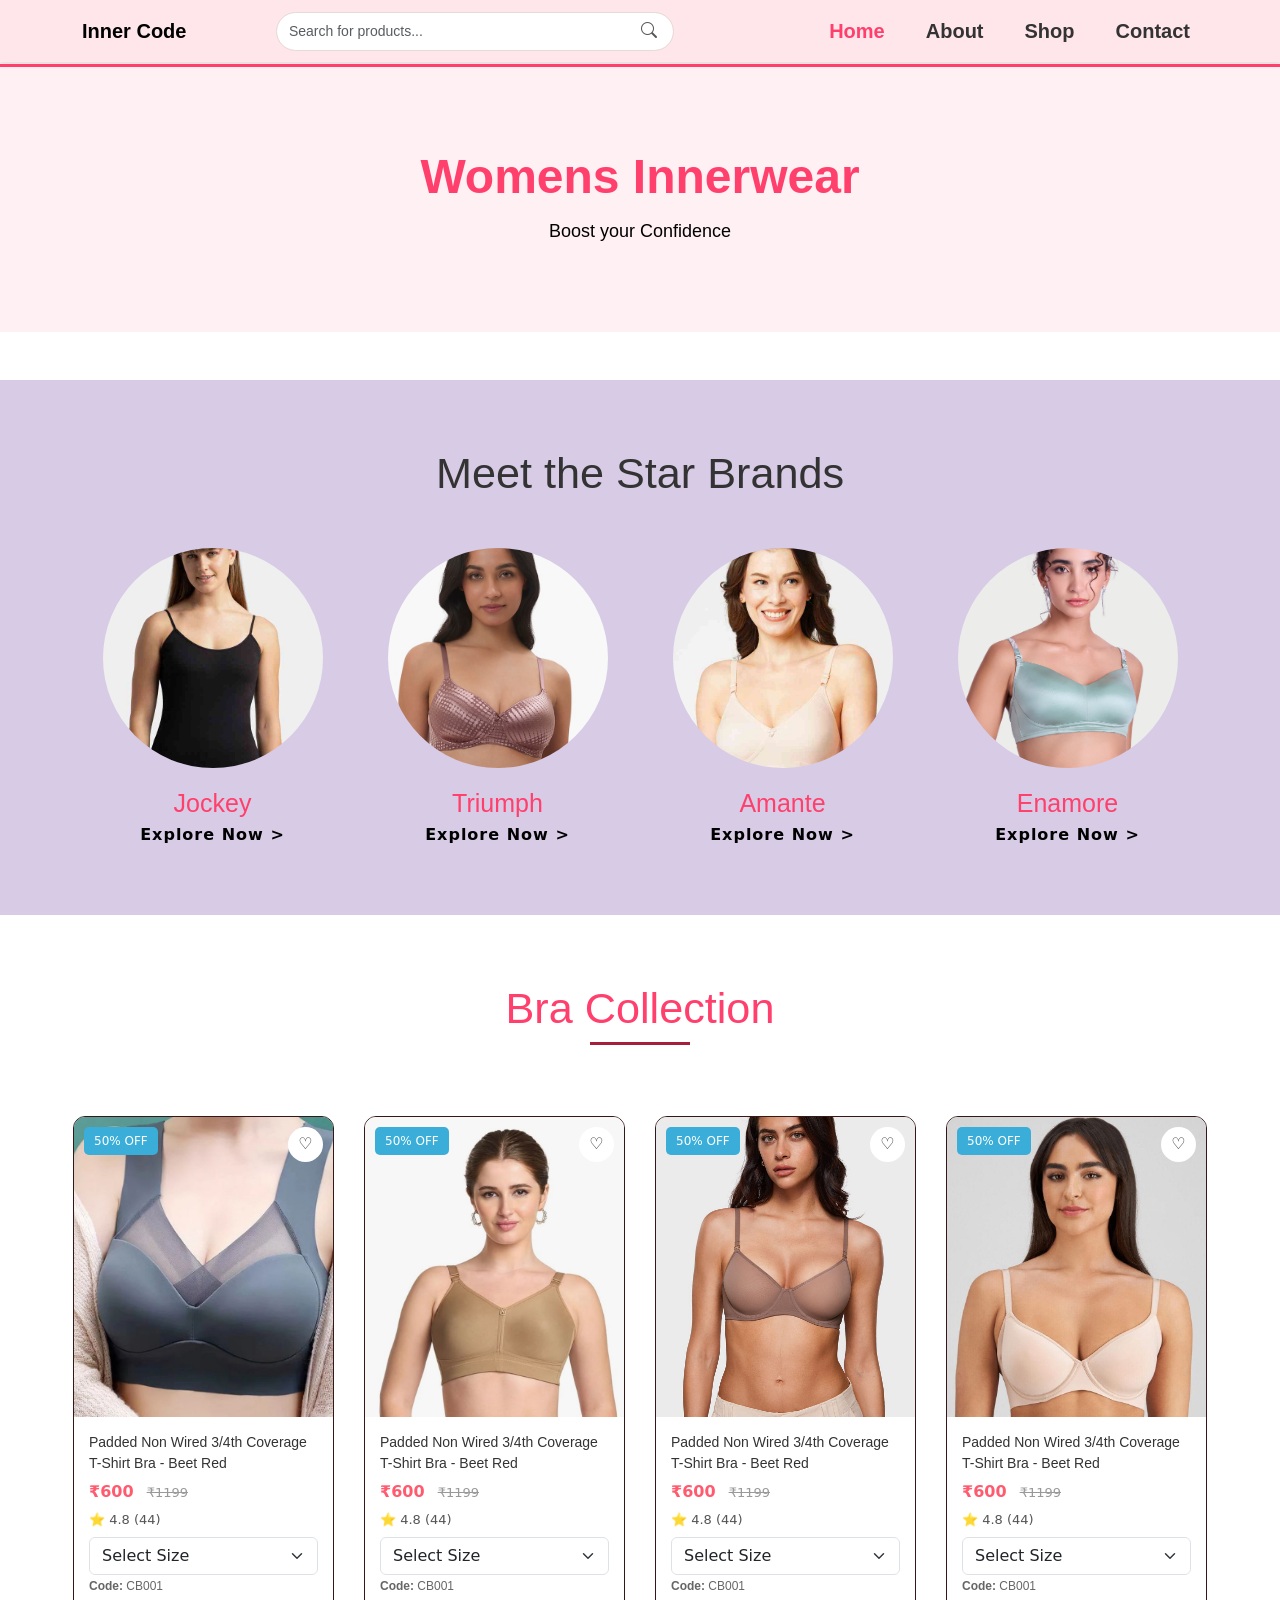
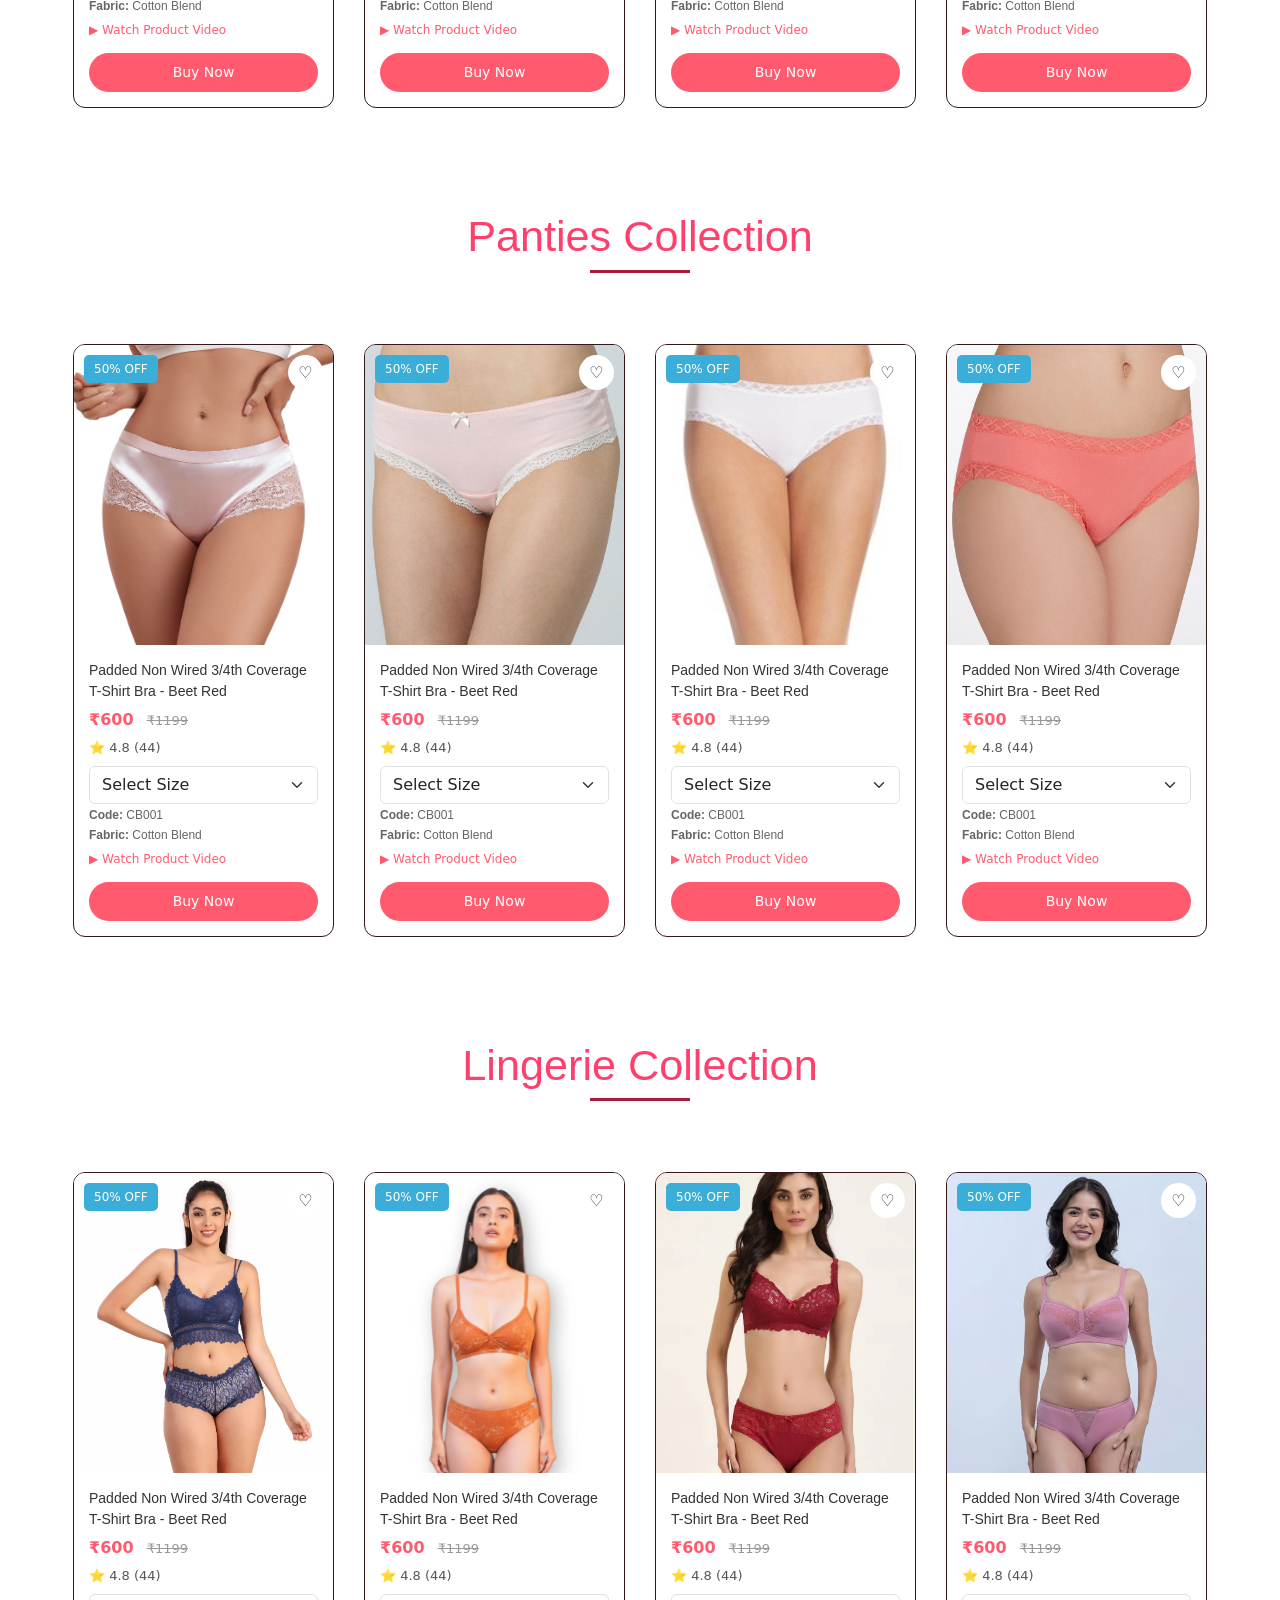
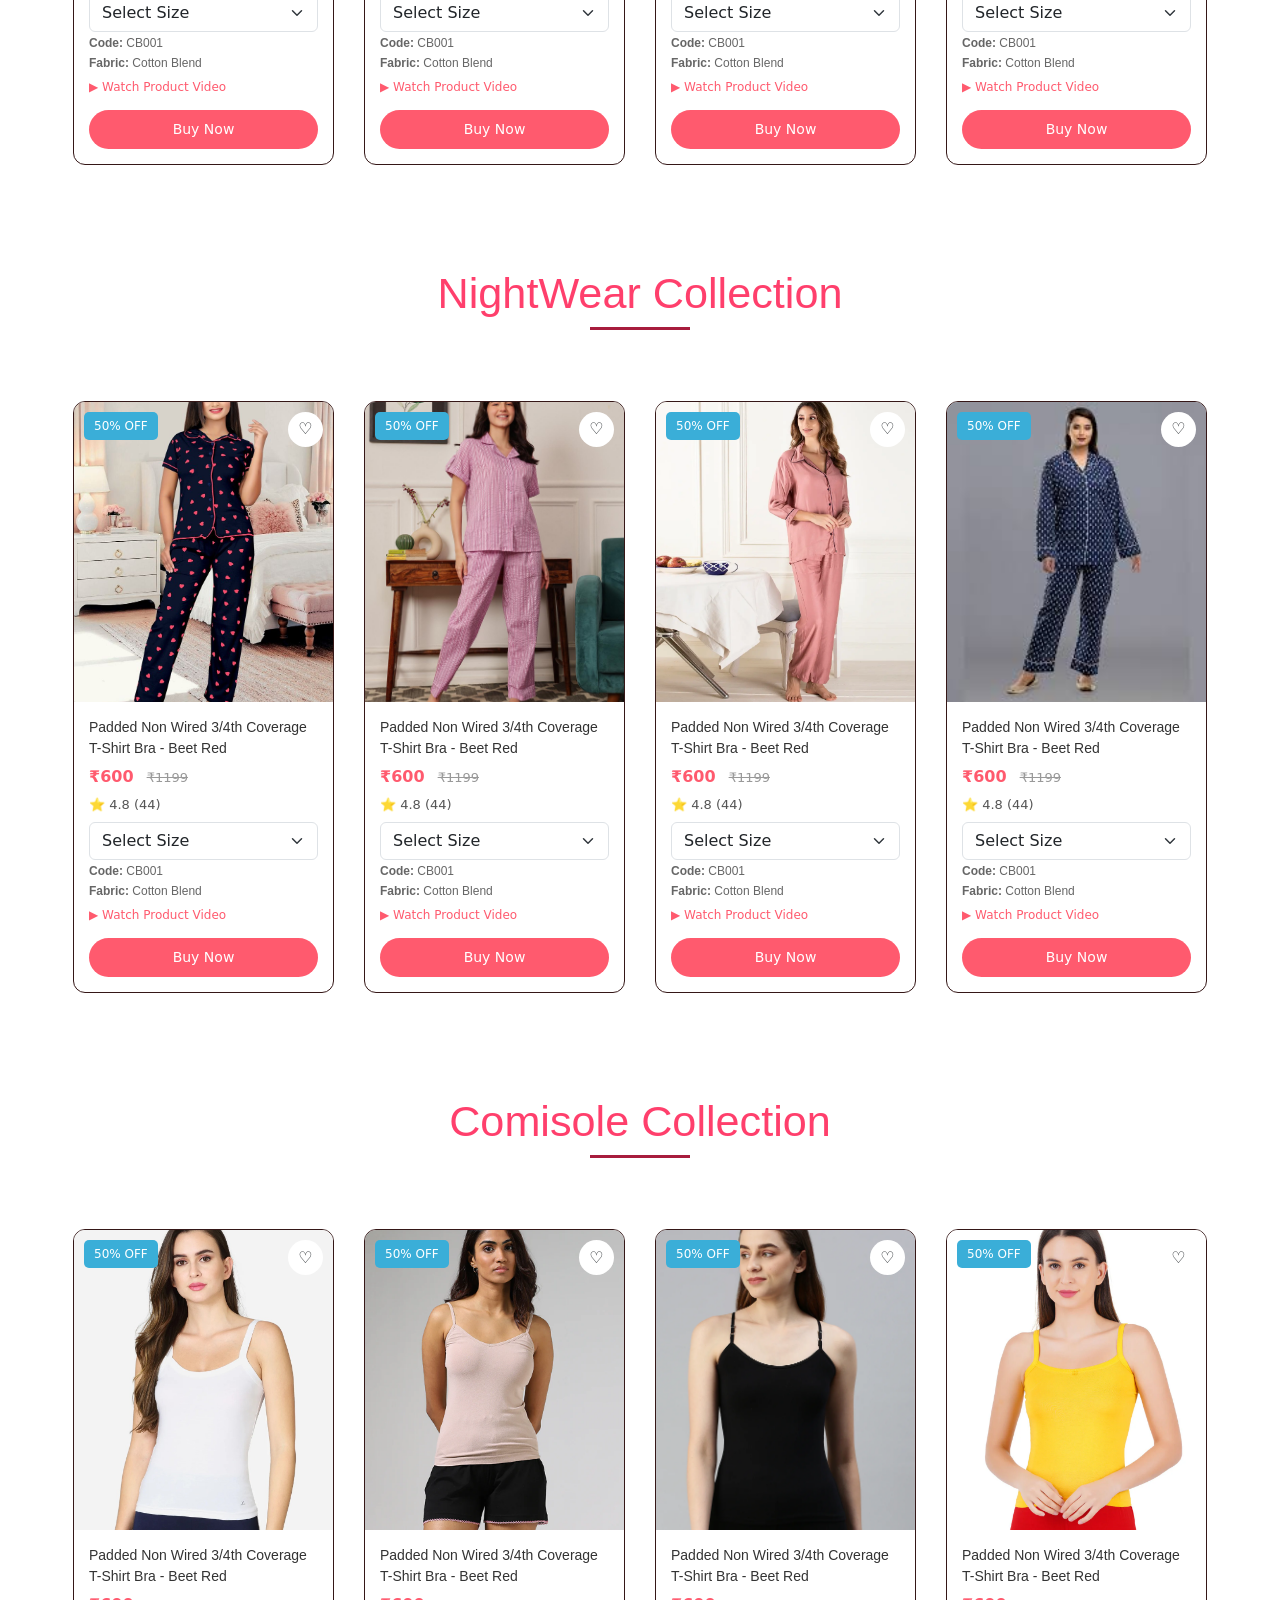
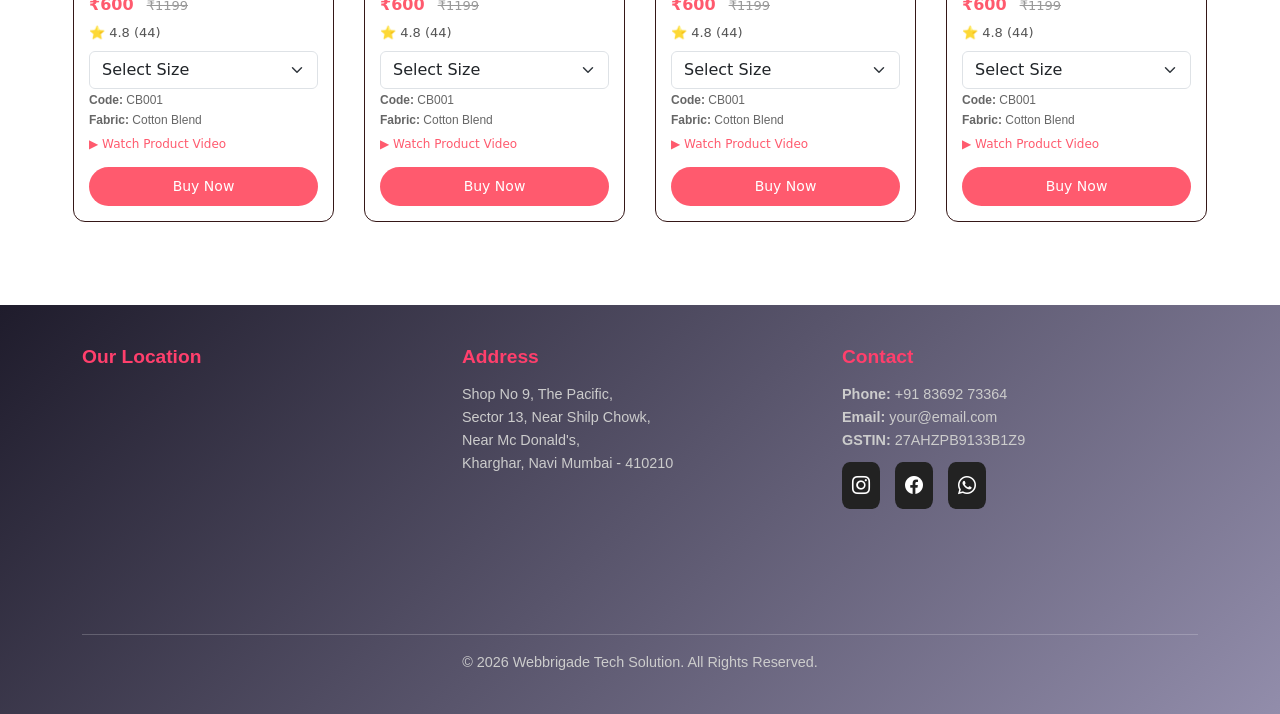
<file: html/shop.html>
<!DOCTYPE html>
<html lang="en">
<head>
<meta charset="UTF-8">
<meta name="viewport" content="width=device-width, initial-scale=1.0">

<title>Shop Inner Code</title>


 <link href="https://cdn.jsdelivr.net/npm/bootstrap-icons@1.11.3/font/bootstrap-icons.css" rel="stylesheet">
<link href="https://cdn.jsdelivr.net/npm/bootstrap@5.3.0/dist/css/bootstrap.min.css" rel="stylesheet">
<link rel="stylesheet" href="../css/style.css">
<link href="https://cdnjs.cloudflare.com/ajax/libs/font-awesome/6.4.0/css/all.min.css" rel="stylesheet"/>
<link href="https://fonts.googleapis.com/css2?family=Outfit:wght@300;400;500;600&display=swap" rel="stylesheet">
</head>

<!-- Navbar -->
<nav class="navbar navbar-expand-lg">
  <div class="container">

    <!-- Logo -->
    <a class="navbar-brand fw-bold" href="#">Inner Code</a>

    <!-- Toggle -->
        <button class="navbar-toggler" type="button" data-bs-toggle="collapse" data-bs-target="#navbarNav">
      <span class="navbar-toggler-icon"></span>
    </button>

    <!-- Menu -->
    <div class="collapse navbar-collapse" id="navbarNav">

      <!-- Search Bar -->
      <form class="d-flex mx-auto search-box">
        <input class="form-control" type="search" placeholder="Search for products...">
        <button class="btn search-btn" type="submit">
            <i class="bi bi-search"></i>       
        </button>
      </form>

      <!-- Links -->
      <ul class="navbar-nav ms-auto">
        <li class="nav-item"><a class="nav-link active" href="homepage.html">Home</a></li>
        <li class="nav-item"><a class="nav-link" href="aboutpage.html">About</a></li>
        <li class="nav-item"><a class="nav-link" href="#">Shop</a></li>
        <li class="nav-item"><a class="nav-link" href="contactpage.html">Contact</a></li>
      </ul>

    </div>
  </div>
</nav>

<section class="shop-banner d-flex align-items-center text-center">
  <div class="container">

    <h1 class="shop-title">Womens Innerwear</h1>

    <p class="shop-tagline">
      Boost your Confidence
    </p>

  </div>
</section>

<section class="brands-section py-5 mt-5">

  <div class="container text-center">
    <h2 class="section-title mb-5">Meet the Star Brands</h2>

<div class="row g-4">
        <!-- Brand 1 -->
      <div class="col-12 col-sm-6 col-lg-3">
        <div class="brand-card">
          <img src="../images/Camisole.jpg" class="brand-img" alt="Wacoal">
          <h4 class="brand-name">Jockey</h4>
          <a href="#" class="explore-link">Explore Now ></a>
        </div>
      </div>

      <!-- Brand 2 -->
      <div class="col-12 col-sm-6 col-lg-3">
        <div class="brand-card">
          <img src="../images/Bra.jpg" class="brand-img" alt="Secrets">
          <h4 class="brand-name">Triumph</h4>
          <a href="#" class="explore-link">Explore Now ></a>
        </div>
      </div>

      <!-- Brand 3 -->
      <div class="col-12 col-sm-6 col-lg-3">
        <div class="brand-card">
          <img src="../images/Bra 3.jpg" class="brand-img" alt="Nykd">
          <h4 class="brand-name">Amante</h4>
          <a href="#" class="explore-link">Explore Now ></a>
        </div>
      </div>

      <!-- Brand 4 -->
      <div class="col-12 col-sm-6 col-lg-3">
        <div class="brand-card">
          <img src="../images/enamore.jpg" class="brand-img" alt="Amante">
          <h4 class="brand-name">Enamore</h4>
          <a href="#" class="explore-link">Explore Now ></a>
        </div>
      </div>

    </div>
  </div>
</section>

<div class="container text-center my-5">
  <h2 class="section-title fancy-title">Bra Collection</h2>
</div>


<div class="container my-5">
  <div class="row g-5">

    <!-- Product Card -->
    <div class="col-lg-3 col-md-6 col-12">
  <div class="product-card">

    <!-- Discount Badge -->
    <div class="discount-badge">50% OFF</div>

    <!-- Wishlist -->
    <div class="wishlist">♡</div>

    <!-- Image -->
    <img src="../images/bra1.jpeg" class="img-fluid">

    <!-- Content -->
    <div class="product-info">

      <p class="product-title">
        Padded Non Wired 3/4th Coverage T-Shirt Bra - Beet Red
      </p>

      <!-- Price -->
      <div class="price">
        <span class="new-price">₹600</span>
        <span class="old-price">₹1199</span>
      </div>

      <!-- Rating -->
      <div class="rating">
        ⭐ 4.8 (44)
      </div>

      <!-- Extra Details -->
<select class="form-select product-size-select">
  <option selected disabled>Select Size</option>
  <option>S</option>
  <option>M</option>
  <option>L</option>
  <option>XL</option>
</select>
      <p class="product-code"><strong>Code:</strong> CB001</p>
      <p class="product-fabric"><strong>Fabric:</strong> Cotton Blend</p>

      <!-- Video -->
      <a href="#" target="_blank" class="video-link">▶ Watch Product Video</a>

      <!-- CTA Button -->
      <button class="btn cart-btn" onclick="sendToWhatsApp(this)">
  Buy Now
</button>

    </div>

  </div>
</div>
<!-- Product Card -->
    <div class="col-lg-3 col-md-6 col-12">
  <div class="product-card">

    <!-- Discount Badge -->
    <div class="discount-badge">50% OFF</div>

    <!-- Wishlist -->
    <div class="wishlist">♡</div>

    <!-- Image -->
    <img src="../images/bra2.jpeg" class="img-fluid">

    <!-- Content -->
    <div class="product-info">

      <p class="product-title">
        Padded Non Wired 3/4th Coverage T-Shirt Bra - Beet Red
      </p>

      <!-- Price -->
      <div class="price">
        <span class="new-price">₹600</span>
        <span class="old-price">₹1199</span>
      </div>

      <!-- Rating -->
      <div class="rating">
        ⭐ 4.8 (44)
      </div>

      <!-- Extra Details -->
<select class="form-select product-size-select">
  <option selected disabled>Select Size</option>
  <option>S</option>
  <option>M</option>
  <option>L</option>
  <option>XL</option>
</select>
      <p class="product-code"><strong>Code:</strong> CB001</p>
      <p class="product-fabric"><strong>Fabric:</strong> Cotton Blend</p>

      <!-- Video -->
      <a href="#" target="_blank" class="video-link">▶ Watch Product Video</a>

      <!-- CTA Button -->
      <button class="btn cart-btn" onclick="sendToWhatsApp(this)">
  Buy Now
</button>

    </div>

  </div>
</div>

<!-- Product Card -->
    <div class="col-lg-3 col-md-6 col-12">
  <div class="product-card">

    <!-- Discount Badge -->
    <div class="discount-badge">50% OFF</div>

    <!-- Wishlist -->
    <div class="wishlist">♡</div>

    <!-- Image -->
    <img src="../images/bra4.jpg" class="img-fluid">

    <!-- Content -->
    <div class="product-info">

      <p class="product-title">
        Padded Non Wired 3/4th Coverage T-Shirt Bra - Beet Red
      </p>

      <!-- Price -->
      <div class="price">
        <span class="new-price">₹600</span>
        <span class="old-price">₹1199</span>
      </div>

      <!-- Rating -->
      <div class="rating">
        ⭐ 4.8 (44)
      </div>

      <!-- Extra Details -->
<select class="form-select product-size-select">
  <option selected disabled>Select Size</option>
  <option>S</option>
  <option>M</option>
  <option>L</option>
  <option>XL</option>
</select>
      <p class="product-code"><strong>Code:</strong> CB001</p>
      <p class="product-fabric"><strong>Fabric:</strong> Cotton Blend</p>

      <!-- Video -->
      <a href="#" target="_blank" class="video-link">▶ Watch Product Video</a>

      <!-- CTA Button -->
      <button class="btn cart-btn" onclick="sendToWhatsApp(this)">
  Buy Now
</button>

    </div>

  </div>
</div>

<!-- Product Card -->
    <div class="col-lg-3 col-md-6 col-12">
  <div class="product-card">

    <!-- Discount Badge -->
    <div class="discount-badge">50% OFF</div>

    <!-- Wishlist -->
    <div class="wishlist">♡</div>

    <!-- Image -->
    <img src="../images/bra5.jpg" class="img-fluid">

    <!-- Content -->
    <div class="product-info">

      <p class="product-title">
        Padded Non Wired 3/4th Coverage T-Shirt Bra - Beet Red
      </p>

      <!-- Price -->
      <div class="price">
        <span class="new-price">₹600</span>
        <span class="old-price">₹1199</span>
      </div>

      <!-- Rating -->
      <div class="rating">
        ⭐ 4.8 (44)
      </div>

      <!-- Extra Details -->
<select class="form-select product-size-select">
  <option selected disabled>Select Size</option>
  <option>S</option>
  <option>M</option>
  <option>L</option>
  <option>XL</option>
</select>
      <p class="product-code"><strong>Code:</strong> CB001</p>
      <p class="product-fabric"><strong>Fabric:</strong> Cotton Blend</p>

      <!-- Video -->
      <a href="#" target="_blank" class="video-link">▶ Watch Product Video</a>

      <!-- CTA Button -->
      <button class="btn cart-btn" onclick="sendToWhatsApp(this)">
  Buy Now
</button>

    </div>

  </div>
</div>

    </div>
    </div>


<div class="container text-center my-5">
  <h2 class="section-title fancy-title">Panties Collection</h2>
</div>


<div class="container my-5">
  <div class="row g-5">

    <!-- Product Card -->
    <div class="col-lg-3 col-md-6 col-12">
  <div class="product-card">

    <!-- Discount Badge -->
    <div class="discount-badge">50% OFF</div>

    <!-- Wishlist -->
    <div class="wishlist">♡</div>

    <!-- Image -->
    <img src="../images/p1.jpg" class="img-fluid">

    <!-- Content -->
    <div class="product-info">

      <p class="product-title">
        Padded Non Wired 3/4th Coverage T-Shirt Bra - Beet Red
      </p>

      <!-- Price -->
      <div class="price">
        <span class="new-price">₹600</span>
        <span class="old-price">₹1199</span>
      </div>

      <!-- Rating -->
      <div class="rating">
        ⭐ 4.8 (44)
      </div>

      <!-- Extra Details -->
<select class="form-select product-size-select">
  <option selected disabled>Select Size</option>
  <option>S</option>
  <option>M</option>
  <option>L</option>
  <option>XL</option>
</select>
      <p class="product-code"><strong>Code:</strong> CB001</p>
      <p class="product-fabric"><strong>Fabric:</strong> Cotton Blend</p>

      <!-- Video -->
      <a href="#" target="_blank" class="video-link">▶ Watch Product Video</a>

      <!-- CTA Button -->
     <button class="btn cart-btn" onclick="sendToWhatsApp(this)">
  Buy Now
</button>

    </div>

  </div>
</div>
<!-- Product Card -->
    <div class="col-lg-3 col-md-6 col-12">
  <div class="product-card">

    <!-- Discount Badge -->
    <div class="discount-badge">50% OFF</div>

    <!-- Wishlist -->
    <div class="wishlist">♡</div>

    <!-- Image -->
    <img src="../images/p2.jpg" class="img-fluid">

    <!-- Content -->
    <div class="product-info">

      <p class="product-title">
        Padded Non Wired 3/4th Coverage T-Shirt Bra - Beet Red
      </p>

      <!-- Price -->
      <div class="price">
        <span class="new-price">₹600</span>
        <span class="old-price">₹1199</span>
      </div>

      <!-- Rating -->
      <div class="rating">
        ⭐ 4.8 (44)
      </div>

      <!-- Extra Details -->
<select class="form-select product-size-select">
  <option selected disabled>Select Size</option>
  <option>S</option>
  <option>M</option>
  <option>L</option>
  <option>XL</option>
</select>
      <p class="product-code"><strong>Code:</strong> CB001</p>
      <p class="product-fabric"><strong>Fabric:</strong> Cotton Blend</p>

      <!-- Video -->
      <a href="#" target="_blank" class="video-link">▶ Watch Product Video</a>

      <button class="btn cart-btn" onclick="sendToWhatsApp(this)">
  Buy Now
</button>

    </div>

  </div>
</div>

<!-- Product Card -->
    <div class="col-lg-3 col-md-6 col-12">
  <div class="product-card">

    <!-- Discount Badge -->
    <div class="discount-badge">50% OFF</div>

    <!-- Wishlist -->
    <div class="wishlist">♡</div>

    <!-- Image -->
    <img src="../images/p3.jpg" class="img-fluid">

    <!-- Content -->
    <div class="product-info">

      <p class="product-title">
        Padded Non Wired 3/4th Coverage T-Shirt Bra - Beet Red
      </p>

      <!-- Price -->
      <div class="price">
        <span class="new-price">₹600</span>
        <span class="old-price">₹1199</span>
      </div>

      <!-- Rating -->
      <div class="rating">
        ⭐ 4.8 (44)
      </div>

      <!-- Extra Details -->
<select class="form-select product-size-select">
  <option selected disabled>Select Size</option>
  <option>S</option>
  <option>M</option>
  <option>L</option>
  <option>XL</option>
</select>
      <p class="product-code"><strong>Code:</strong> CB001</p>
      <p class="product-fabric"><strong>Fabric:</strong> Cotton Blend</p>

      <!-- Video -->
      <a href="#" target="_blank" class="video-link">▶ Watch Product Video</a>

      <!-- CTA Button -->
     <button class="btn cart-btn" onclick="sendToWhatsApp(this)">
  Buy Now
</button>
    </div>

  </div>
</div>

<!-- Product Card -->
    <div class="col-lg-3 col-md-6 col-12">
  <div class="product-card">

    <!-- Discount Badge -->
    <div class="discount-badge">50% OFF</div>

    <!-- Wishlist -->
    <div class="wishlist">♡</div>

    <!-- Image -->
    <img src="../images/p4.jpg" class="img-fluid">

    <!-- Content -->
    <div class="product-info">

      <p class="product-title">
        Padded Non Wired 3/4th Coverage T-Shirt Bra - Beet Red
      </p>

      <!-- Price -->
      <div class="price">
        <span class="new-price">₹600</span>
        <span class="old-price">₹1199</span>
      </div>

      <!-- Rating -->
      <div class="rating">
        ⭐ 4.8 (44)
      </div>

      <!-- Extra Details -->
<select class="form-select product-size-select">
  <option selected disabled>Select Size</option>
  <option>S</option>
  <option>M</option>
  <option>L</option>
  <option>XL</option>
</select>
      <p class="product-code"><strong>Code:</strong> CB001</p>
      <p class="product-fabric"><strong>Fabric:</strong> Cotton Blend</p>

      <!-- Video -->
      <a href="#" target="_blank" class="video-link">▶ Watch Product Video</a>

      <!-- CTA Button -->
     <button class="btn cart-btn" onclick="sendToWhatsApp(this)">
  Buy Now
</button>

    </div>

  </div>
</div>

    </div>
    </div>

  
<div class="container text-center my-5">
  <h2 class="section-title fancy-title">Lingerie Collection</h2>
</div>



<div class="container my-5">
  <div class="row g-5">

    <!-- Product Card -->
    <div class="col-lg-3 col-md-6 col-12">
  <div class="product-card">

    <!-- Discount Badge -->
    <div class="discount-badge">50% OFF</div>

    <!-- Wishlist -->
    <div class="wishlist">♡</div>

    <!-- Image -->
    <img src="../images/l1.jpg" class="img-fluid">

    <!-- Content -->
    <div class="product-info">

      <p class="product-title">
        Padded Non Wired 3/4th Coverage T-Shirt Bra - Beet Red
      </p>

      <!-- Price -->
      <div class="price">
        <span class="new-price">₹600</span>
        <span class="old-price">₹1199</span>
      </div>

      <!-- Rating -->
      <div class="rating">
        ⭐ 4.8 (44)
      </div>

      <!-- Extra Details -->
<select class="form-select product-size-select">
  <option selected disabled>Select Size</option>
  <option>S</option>
  <option>M</option>
  <option>L</option>
  <option>XL</option>
</select>
      <p class="product-code"><strong>Code:</strong> CB001</p>
      <p class="product-fabric"><strong>Fabric:</strong> Cotton Blend</p>

      <!-- Video -->
      <a href="#" target="_blank" class="video-link">▶ Watch Product Video</a>

      <!-- CTA Button -->
      <button class="btn cart-btn">Buy Now</button>

    </div>

  </div>
</div>
<!-- Product Card -->
    <div class="col-lg-3 col-md-6 col-12">
  <div class="product-card">

    <!-- Discount Badge -->
    <div class="discount-badge">50% OFF</div>

    <!-- Wishlist -->
    <div class="wishlist">♡</div>

    <!-- Image -->
    <img src="../images/l2.jpg" class="img-fluid">

    <!-- Content -->
    <div class="product-info">

      <p class="product-title">
        Padded Non Wired 3/4th Coverage T-Shirt Bra - Beet Red
      </p>

      <!-- Price -->
      <div class="price">
        <span class="new-price">₹600</span>
        <span class="old-price">₹1199</span>
      </div>

      <!-- Rating -->
      <div class="rating">
        ⭐ 4.8 (44)
      </div>

      <!-- Extra Details -->
<select class="form-select product-size-select">
  <option selected disabled>Select Size</option>
  <option>S</option>
  <option>M</option>
  <option>L</option>
  <option>XL</option>
</select>
      <p class="product-code"><strong>Code:</strong> CB001</p>
      <p class="product-fabric"><strong>Fabric:</strong> Cotton Blend</p>

      <!-- Video -->
      <a href="#" target="_blank" class="video-link">▶ Watch Product Video</a>
      <!-- CTA Button -->
      <button class="btn cart-btn" onclick="sendToWhatsApp(this)">
  Buy Now
</button>
    </div>

  </div>
</div>

<!-- Product Card -->
    <div class="col-lg-3 col-md-6 col-12">
  <div class="product-card">

    <!-- Discount Badge -->
    <div class="discount-badge">50% OFF</div>

    <!-- Wishlist -->
    <div class="wishlist">♡</div>

    <!-- Image -->
    <img src="../images/l3.jpg" class="img-fluid">

    <!-- Content -->
    <div class="product-info">

      <p class="product-title">
        Padded Non Wired 3/4th Coverage T-Shirt Bra - Beet Red
      </p>

      <!-- Price -->
      <div class="price">
        <span class="new-price">₹600</span>
        <span class="old-price">₹1199</span>
      </div>

      <!-- Rating -->
      <div class="rating">
        ⭐ 4.8 (44)
      </div>

      <!-- Extra Details -->
<select class="form-select product-size-select">
  <option selected disabled>Select Size</option>
  <option>S</option>
  <option>M</option>
  <option>L</option>
  <option>XL</option>
</select>
      <p class="product-code"><strong>Code:</strong> CB001</p>
      <p class="product-fabric"><strong>Fabric:</strong> Cotton Blend</p>

      <!-- Video -->
      <a href="#" target="_blank" class="video-link">▶ Watch Product Video</a>

      <!-- CTA Button -->
      <button class="btn cart-btn" onclick="sendToWhatsApp(this)">
  Buy Now
</button>
    </div>

  </div>
</div>

<!-- Product Card -->
    <div class="col-lg-3 col-md-6 col-12">
  <div class="product-card">

    <!-- Discount Badge -->
    <div class="discount-badge">50% OFF</div>

    <!-- Wishlist -->
    <div class="wishlist">♡</div>

    <!-- Image -->
    <img src="../images/l4.jpg" class="img-fluid">

    <!-- Content -->
    <div class="product-info">

      <p class="product-title">
        Padded Non Wired 3/4th Coverage T-Shirt Bra - Beet Red
      </p>

      <!-- Price -->
      <div class="price">
        <span class="new-price">₹600</span>
        <span class="old-price">₹1199</span>
      </div>

      <!-- Rating -->
      <div class="rating">
        ⭐ 4.8 (44)
      </div>

      <!-- Extra Details -->
<select class="form-select product-size-select">
  <option selected disabled>Select Size</option>
  <option>S</option>
  <option>M</option>
  <option>L</option>
  <option>XL</option>
</select>
      <p class="product-code"><strong>Code:</strong> CB001</p>
      <p class="product-fabric"><strong>Fabric:</strong> Cotton Blend</p>

      <!-- Video -->
      <a href="#" target="_blank" class="video-link">▶ Watch Product Video</a>

      <!-- CTA Button -->
     <button class="btn cart-btn" onclick="sendToWhatsApp(this)">
  Buy Now
</button>

    </div>

  </div>
</div>

    </div>
    </div>

    

    <div class="container text-center my-5">
  <h2 class="section-title fancy-title">NightWear Collection</h2>
</div>

<div class="container my-5">
  <div class="row g-5">

    <!-- Product Card -->
    <div class="col-lg-3 col-md-6 col-12">
  <div class="product-card">

    <!-- Discount Badge -->
    <div class="discount-badge">50% OFF</div>

    <!-- Wishlist -->
    <div class="wishlist">♡</div>

    <!-- Image -->
    <img src="../images/n4.jpg" class="img-fluid">

    <!-- Content -->
    <div class="product-info">

      <p class="product-title">
        Padded Non Wired 3/4th Coverage T-Shirt Bra - Beet Red
      </p>

      <!-- Price -->
      <div class="price">
        <span class="new-price">₹600</span>
        <span class="old-price">₹1199</span>
      </div>

      <!-- Rating -->
      <div class="rating">
        ⭐ 4.8 (44)
      </div>

      <!-- Extra Details -->
<select class="form-select product-size-select">
  <option selected disabled>Select Size</option>
  <option>S</option>
  <option>M</option>
  <option>L</option>
  <option>XL</option>
</select>
      <p class="product-code"><strong>Code:</strong> CB001</p>
      <p class="product-fabric"><strong>Fabric:</strong> Cotton Blend</p>

      <!-- Video -->
      <a href="#" target="_blank" class="video-link">▶ Watch Product Video</a>

      <!-- CTA Button -->
     <button class="btn cart-btn" onclick="sendToWhatsApp(this)">
  Buy Now
</button>

    </div>

  </div>
</div>
<!-- Product Card -->
    <div class="col-lg-3 col-md-6 col-12">
  <div class="product-card">

    <!-- Discount Badge -->
    <div class="discount-badge">50% OFF</div>

    <!-- Wishlist -->
    <div class="wishlist">♡</div>

    <!-- Image -->
    <img src="../images/n1.jpg" class="img-fluid">

    <!-- Content -->
    <div class="product-info">

      <p class="product-title">
        Padded Non Wired 3/4th Coverage T-Shirt Bra - Beet Red
      </p>

      <!-- Price -->
      <div class="price">
        <span class="new-price">₹600</span>
        <span class="old-price">₹1199</span>
      </div>

      <!-- Rating -->
      <div class="rating">
        ⭐ 4.8 (44)
      </div>

      <!-- Extra Details -->
<select class="form-select product-size-select">
  <option selected disabled>Select Size</option>
  <option>S</option>
  <option>M</option>
  <option>L</option>
  <option>XL</option>
</select>
      <p class="product-code"><strong>Code:</strong> CB001</p>
      <p class="product-fabric"><strong>Fabric:</strong> Cotton Blend</p>

      <!-- Video -->
      <a href="#" target="_blank" class="video-link">▶ Watch Product Video</a>

      <!-- CTA Button -->
     <button class="btn cart-btn" onclick="sendToWhatsApp(this)">
  Buy Now
</button>

    </div>

  </div>
</div>

<!-- Product Card -->
    <div class="col-lg-3 col-md-6 col-12">
  <div class="product-card">

    <!-- Discount Badge -->
    <div class="discount-badge">50% OFF</div>

    <!-- Wishlist -->
    <div class="wishlist">♡</div>

    <!-- Image -->
    <img src="../images/n2.png" class="img-fluid">

    <!-- Content -->
    <div class="product-info">

      <p class="product-title">
        Padded Non Wired 3/4th Coverage T-Shirt Bra - Beet Red
      </p>

      <!-- Price -->
      <div class="price">
        <span class="new-price">₹600</span>
        <span class="old-price">₹1199</span>
      </div>

      <!-- Rating -->
      <div class="rating">
        ⭐ 4.8 (44)
      </div>

      <!-- Extra Details -->
<select class="form-select product-size-select">
  <option selected disabled>Select Size</option>
  <option>S</option>
  <option>M</option>
  <option>L</option>
  <option>XL</option>
</select>
      <p class="product-code"><strong>Code:</strong> CB001</p>
      <p class="product-fabric"><strong>Fabric:</strong> Cotton Blend</p>

      <!-- Video -->
      <a href="#" target="_blank" class="video-link">▶ Watch Product Video</a>

      <!-- CTA Button -->
     <button class="btn cart-btn" onclick="sendToWhatsApp(this)">
  Buy Now
</button>

    </div>

  </div>
</div>

<!-- Product Card -->
    <div class="col-lg-3 col-md-6 col-12">
  <div class="product-card">

    <!-- Discount Badge -->
    <div class="discount-badge">50% OFF</div>

    <!-- Wishlist -->
    <div class="wishlist">♡</div>

    <!-- Image -->
    <img src="../images/n3.jpg" class="img-fluid">

    <!-- Content -->
    <div class="product-info">

      <p class="product-title">
        Padded Non Wired 3/4th Coverage T-Shirt Bra - Beet Red
      </p>

      <!-- Price -->
      <div class="price">
        <span class="new-price">₹600</span>
        <span class="old-price">₹1199</span>
      </div>

      <!-- Rating -->
      <div class="rating">
        ⭐ 4.8 (44)
      </div>

      <!-- Extra Details -->
<select class="form-select product-size-select">
  <option selected disabled>Select Size</option>
  <option>S</option>
  <option>M</option>
  <option>L</option>
  <option>XL</option>
</select>
      <p class="product-code"><strong>Code:</strong> CB001</p>
      <p class="product-fabric"><strong>Fabric:</strong> Cotton Blend</p>

      <!-- Video -->
      <a href="#" target="_blank" class="video-link">▶ Watch Product Video</a>

      <!-- CTA Button -->
     <button class="btn cart-btn" onclick="sendToWhatsApp(this)">
  Buy Now
</button>

    </div>

  </div>
</div>

    </div>
    </div>



<div class="container text-center my-5">
  <h2 class="section-title fancy-title">Comisole Collection</h2>
</div>


<div class="container my-5">
  <div class="row g-5">

    <!-- Product Card -->
    <div class="col-lg-3 col-md-6 col-12">
  <div class="product-card">

    <!-- Discount Badge -->
    <div class="discount-badge">50% OFF</div>

    <!-- Wishlist -->
    <div class="wishlist">♡</div>

    <!-- Image -->
    <img src="../images/c1.jpg" class="img-fluid">

    <!-- Content -->
    <div class="product-info">

      <p class="product-title">
        Padded Non Wired 3/4th Coverage T-Shirt Bra - Beet Red
      </p>

      <!-- Price -->
      <div class="price">
        <span class="new-price">₹600</span>
        <span class="old-price">₹1199</span>
      </div>

      <!-- Rating -->
      <div class="rating">
        ⭐ 4.8 (44)
      </div>

      <!-- Extra Details -->
<select class="form-select product-size-select">
  <option selected disabled>Select Size</option>
  <option>S</option>
  <option>M</option>
  <option>L</option>
  <option>XL</option>
</select>
      <p class="product-code"><strong>Code:</strong> CB001</p>
      <p class="product-fabric"><strong>Fabric:</strong> Cotton Blend</p>

      <!-- Video -->
      <a href="#" target="_blank" class="video-link">▶ Watch Product Video</a>

      <!-- CTA Button -->
     <button class="btn cart-btn" onclick="sendToWhatsApp(this)">
  Buy Now
</button>

    </div>

  </div>
</div>
<!-- Product Card -->
    <div class="col-lg-3 col-md-6 col-12">
  <div class="product-card">

    <!-- Discount Badge -->
    <div class="discount-badge">50% OFF</div>

    <!-- Wishlist -->
    <div class="wishlist">♡</div>

    <!-- Image -->
    <img src="../images/c2.jpg" class="img-fluid">

    <!-- Content -->
    <div class="product-info">

      <p class="product-title">
        Padded Non Wired 3/4th Coverage T-Shirt Bra - Beet Red
      </p>

      <!-- Price -->
      <div class="price">
        <span class="new-price">₹600</span>
        <span class="old-price">₹1199</span>
      </div>

      <!-- Rating -->
      <div class="rating">
        ⭐ 4.8 (44)
      </div>

      <!-- Extra Details -->
<select class="form-select product-size-select">
  <option selected disabled>Select Size</option>
  <option>S</option>
  <option>M</option>
  <option>L</option>
  <option>XL</option>
</select>
      <p class="product-code"><strong>Code:</strong> CB001</p>
      <p class="product-fabric"><strong>Fabric:</strong> Cotton Blend</p>

      <!-- Video -->
      <a href="#" target="_blank" class="video-link">▶ Watch Product Video</a>

      <!-- CTA Button -->
     <button class="btn cart-btn" onclick="sendToWhatsApp(this)">
  Buy Now
</button>

    </div>

  </div>
</div>

<!-- Product Card -->
    <div class="col-lg-3 col-md-6 col-12">
  <div class="product-card">

    <!-- Discount Badge -->
    <div class="discount-badge">50% OFF</div>

    <!-- Wishlist -->
    <div class="wishlist">♡</div>

    <!-- Image -->
    <img src="../images/c3.jpg" class="img-fluid">

    <!-- Content -->
    <div class="product-info">

      <p class="product-title">
        Padded Non Wired 3/4th Coverage T-Shirt Bra - Beet Red
      </p>

      <!-- Price -->
      <div class="price">
        <span class="new-price">₹600</span>
        <span class="old-price">₹1199</span>
      </div>

      <!-- Rating -->
      <div class="rating">
        ⭐ 4.8 (44)
      </div>

      <!-- Extra Details -->
<select class="form-select product-size-select">
  <option selected disabled>Select Size</option>
  <option>S</option>
  <option>M</option>
  <option>L</option>
  <option>XL</option>
</select>
      <p class="product-code"><strong>Code:</strong> CB001</p>
      <p class="product-fabric"><strong>Fabric:</strong> Cotton Blend</p>

      <!-- Video -->
      <a href="#" target="_blank" class="video-link">▶ Watch Product Video</a>

      <!-- CTA Button -->
      <button class="btn cart-btn" onclick="sendToWhatsApp(this)">
  Buy Now
</button>
    </div>

  </div>
</div>

<!-- Product Card -->
    <div class="col-lg-3 col-md-6 col-12">
  <div class="product-card">

    <!-- Discount Badge -->
    <div class="discount-badge">50% OFF</div>

    <!-- Wishlist -->
    <div class="wishlist">♡</div>

    <!-- Image -->
    <img src="../images/c4.jpg" class="img-fluid">

    <!-- Content -->
    <div class="product-info">

      <p class="product-title">
        Padded Non Wired 3/4th Coverage T-Shirt Bra - Beet Red
      </p>

      <!-- Price -->
      <div class="price">
        <span class="new-price">₹600</span>
        <span class="old-price">₹1199</span>
      </div>

      <!-- Rating -->
      <div class="rating">
        ⭐ 4.8 (44)
      </div>

      <!-- Extra Details -->
<select class="form-select product-size-select">
  <option selected disabled>Select Size</option>
  <option>S</option>
  <option>M</option>
  <option>L</option>
  <option>XL</option>
</select>
      <p class="product-code"><strong>Code:</strong> CB001</p>
      <p class="product-fabric"><strong>Fabric:</strong> Cotton Blend</p>

      <!-- Video -->
      <a href="#" target="_blank" class="video-link">▶ Watch Product Video</a>

      <!-- CTA Button -->
    <button class="btn cart-btn" onclick="sendToWhatsApp(this)">
  Buy Now
</button>
    </div>

  </div>
</div>

    </div>
    </div>



<footer class="footer mt-5">
  <div class="container">
    <div class="row">

      <!-- Map -->
      <div class="col-md-4 mb-4">
        <h5>Our Location</h5>
        <iframe 
          src="https://maps.google.com/maps?q=The%20Pacific%20Kharghar%20Navi%20Mumbai&t=&z=13&ie=UTF8&iwloc=&output=embed"
          width="100%" height="200" style="border:0;" allowfullscreen="" loading="lazy">
        </iframe>
      </div>

      <!-- Address -->
      <div class="col-md-4 mb-4">
        <h5>Address</h5>
        <p>
          Shop No 9, The Pacific,<br>
          Sector 13, Near Shilp Chowk,<br>
          Near Mc Donald's,<br>
          Kharghar, Navi Mumbai - 410210
        </p>
      </div>

      <!-- Contact -->
      <div class="col-md-4 mb-4">
        <h5>Contact</h5>
        <p><strong>Phone:</strong> +91 83692 73364</p>
        <p><strong>Email:</strong> your@email.com</p>
        <p><strong>GSTIN:</strong> 27AHZPB9133B1Z9</p>

  
        <div class="social-icons">
          <ul>
            <li><i class="bi bi-instagram"></i></li>
            <li><i class="bi bi-facebook"></i></li>
            <li><i class="bi bi-whatsapp"></i></li>
          </ul>
        </div>

      </div>

    </div>

    <!-- Bottom -->
    <div class="text-center pt-3 border-top">
      <p>© 2026 Webbrigade Tech Solution. All Rights Reserved.</p>
    </div>
  </div>
</footer>

<script>
    document.querySelectorAll(".explore-link").forEach(link => {
  link.addEventListener("click", function(e) {
    e.preventDefault();
    alert("Redirecting to brand page...");
  });
});

function sendToWhatsApp(btn) {
  let card = btn.closest(".product-card");

  let title = card.querySelector(".product-title").innerText;
  let code = card.querySelector(".product-code").innerText;
  let size = card.querySelector(".product-size-select").value;

  let message = `I want to buy:\n${title}\n${code}\nSize: ${size}`;

  let phone = "918369273364"; // your number

  let url = `https://wa.me/${phone}?text=${encodeURIComponent(message)}`;

  window.open(url, "_blank");
}

</script>
<script src="https://cdn.jsdelivr.net/npm/bootstrap@5.3.0/dist/js/bootstrap.bundle.min.js"></script>


</body>
</html>
</file>
<file: css/style.css>
.navbar{
      background-color: #ffe6eb;
      box-shadow: 0 2px 5px rgba(0,0,0,0.1);
       font-family:'Poppins', sans-serif;
      
}
/* Navbar Links Spacing */
.navbar-nav {
  gap: 25px; /* 🔥 main spacing */
}


/* Search Bar */
.search-box {
  width: 40%;
  position: relative;
}

.search-box input {
  border-radius: 25px;
  padding-right: 40px;
}

.search-btn {
  position: absolute;
  right: 5px;
  top: 50%;
  transform: translateY(-50%);
  border: none;
  background: transparent;
  color: #555;
}

.navbar-nav .nav-link {
  font-size: 20px;
  font-weight: 600;
  color: #333;
}

.navbar-nav .nav-link::after{
    content: "";
  position: absolute;
  width: 0%;
  height: 3px;
  background-color: #ff3f6c;
  left: 0;
  bottom: -5px;
  transition: 0.3s;
}
.navbar-nav .nav-link:hover::after {
  width: 100%;
}
.navbar-nav .nav-link:hover {
  color: hsl(346, 94%, 62%);
}
.navbar-nav .nav-link.active {
  color: #ff3f6c;
}

.navbar-nav .nav-link.active::after {
  width: 100%;
}
.navbar {
  position: relative;
  z-index: 1000;
}

.navbar-toggler {
  border: none;
}
@media (max-width: 768px) {

  .navbar-nav {
    gap: 10px; /* links ke beech space */
    margin-top: 10px;
  }

  .navbar-nav .nav-link {
    margin: 10px 0;
    text-align: center;
    display: block;
  }

  /* underline mobile pe center se aaye */
  .navbar-nav .nav-link::after {
    left: 50%;
    transform: translateX(-50%);
  }
}

.carousel-item { 
    position: relative; 
}

.carousel-item::before {
     content: ""; 
     position: absolute; 
     top: 0; 
     left: 0; 
     width: 100%; 
     height: 100%; 
     background: rgba(0,0,0,0.4); 
     z-index: 1; pointer-events: none;
}
.carousel-item img {
  height: 600px;
  object-fit: cover;
}

.hero {
  position: absolute;
  top: 50%;
  left: 50%;
  transform: translate(-50%, -50%);
  color: white;
  text-align: center;
  z-index: 2;
  width: 90%;
}

.hero h1 {
  font-size: 3rem;
  font-weight: bold;
   font-family: cursive;
}

.hero p {
  font-size: 1.2rem;
  margin-bottom: 15px;
  color: white;
  font-family: cursive;

}


@media (max-width: 992px) {

  .carousel-item img {
    height: 400px;
  }

  .hero h1 {
    font-size: 2.2rem;
  }

  .hero p {
    font-size: 1rem;
  }

}

@media (max-width: 768px) {

  .carousel-item img {
    height: 300px;
  }

  .hero {
    top: 55%;
    padding: 0 10px;
  }

  .hero h1 {
    font-size: 1.6rem;
    line-height: 1.3;
  }

  .hero p {
    font-size: 0.9rem;
  }

  .custom-btn {
    padding: 8px 18px;
    font-size: 0.85rem;
  }

}
.carousel-control-prev, .carousel-control-next { 
    z-index: 3; 
} 

.custom-btn { 
    background-color: #ff3f6c; 
    color: white; 
    border-radius: 25px; 
    padding: 10px 25px; 
}


@media (max-width: 480px) {

  .carousel-item img {
    height: 250px;
  }

  .hero {
    top: 50%;
  }

  .hero h1 {
    font-size: 1.3rem;
  }

  .hero p {
    font-size: 0.8rem;
  }


}

 /* Background like Zivame */
 /* .carousel-control-prev-icon,
.carousel-control-next-icon {
  background-color: rgba(0, 0, 0, 0.6); 
  border-radius: 50%;
  padding: 20px;
  background-size: 60%;
}
.carousel-control-prev,
.carousel-control-next {
  width: 5%;
  opacity: 1; 
}

.slider-box {
  background-color: #f6f1ea;
  padding: 40px;
  border-radius: 10px;
}

.text-section h2 {
  font-size: 2.2rem;
  font-weight: 600;
  color: #333;
}

.text-section p {
  margin: 15px 0;
  font-size: 1rem;
  color: #555;
}

.shop-btn {
  background-color: #d6c2f0;
  color: #333;
  border-radius: 25px;
  padding: 10px 25px;
}

.shop-btn:hover {
  background-color: #c5aee8;
}

.slider-box img {
  max-height: 400px;
  object-fit: cover;
  border-radius: 10px;
  padding-right: 25px;
}

.custom-arrow {
  background-color: rgb(110, 108, 108);
  border-radius: 50%;
  padding: 15px;
  background-size: 60%;
}

.carousel-indicators [data-bs-target] {
  background-color: #333;
  width: 8px;
  height: 8px;
  border-radius: 50%;
}
.text-section{
    justify-content: center;
    padding-left: 25px;
}


@media (max-width: 768px) {
  .text-section {
    text-align: center;
    margin-bottom: 20px;
  }

  .text-section h2 {
    font-size: 1.5rem;
  }
} */

.section-title {
  font-size: 2rem;
  font-weight: 600;
  color: #333;
  font-family: 'Poppins', sans-serif;
  padding-top: 20px;


}

.feature-box {
  background: #fff;
  padding: 35px;
  border-radius: 12px;
  box-shadow: 0 4px 15px rgba(0,0,0,0.08);
  transition: 0.3s;
  height: 100%;
}
.feature-box:hover {
  transform: translateY(-8px);
  box-shadow: 0 8px 25px rgba(0,0,0,0.15);
}
.feature-box h5 {
  font-size: 1.2rem;
  font-weight: 600;
  color: #ff3f6c; /* Myntra pink */
  margin-bottom: 10px;
    font-family: 'Poppins', sans-serif;

}
.pink-text {
  color: #ff3f6c; /* baby pink */
}

.feature-box p {
  font-size: 0.95rem;
  color: #555;
    font-family: 'Poppins', sans-serif;

}
.row > div {
  margin-bottom: 20px;
}
@media (max-width: 768px) {

  .section-title {
    font-size: 1.5rem;
  }

  .feature-box {
    padding: 20px;
  }

  .feature-box h5 {
    font-size: 1rem;
  }

  .feature-box p {
    font-size: 0.85rem;
  }

}

/* SECTION BACKGROUND */
.panties-section {
  background: url('../images/image10.png');
  background-size: cover;
  background-position: center;
}

/* TITLE */
.title {
  font-size: 28px;
  font-weight: 500;
  font-family: 'Poppins', sans-serif;

}

/* CARD STYLE */
.panty-card {
  background: #e6d8f5;
  padding: 10px;
  border-radius: 6px;
  transition: 0.3s;
}

/* IMAGE */
.panty-card img {
  width: 100%;
  border-radius: 4px;
}

/* TEXT */
.panty-card p {
  margin-top: 10px;
  font-weight: 600;
  font-size: 14px;
    font-family: 'Poppins', sans-serif;

}

/* ROTATION EFFECT */
.rotate-left {
  transform: rotate(-5deg);
}

.rotate-right {
  transform: rotate(5deg);
}

/* HOVER EFFECT */
.panty-card:hover {
  transform: rotate(0deg) scale(1.05);
}

/* MOBILE FIX */
@media (max-width: 768px) {
  .rotate-left,
  .rotate-right {
    transform: rotate(0deg);
  }
}
.flexi-section {
  background: #f4efe6;
  padding: 40px 0;
}

/* LEFT TEXT */
.left-content h5 {
  font-size: 18px;
  color: #333;
}

.highlight {
  color: #ff5a5f;
  font-weight: bold;
  font-size: 32px;
}

/* CIRCLE IMAGE */
.circle-box {
  width: 300px;
  height: 300px;
  border-radius: 50%;
  overflow: hidden;
  margin: 20px auto;
  border: 8px solid #fff;
}

.main-circle-img {
  width: 100%;
  height: 100%;
  object-fit: cover;
}

/* RIGHT IMAGE SWAP */
.swap-img {
  width: 100%;
  height: 500px;
  object-fit: cover;
  transition: opacity 0.6s ease-in-out;
}

/* IMAGE CONTAINER */
.position-relative {
  position: relative;
}

.shop-btn {
  position: absolute;

  bottom: 25px;   /* 🔥 bottom */
  left: 50%;      /* center horizontally */
  transform: translateX(-50%);

  background: #ff5a5f;
  color: #fff;
  padding: 10px 22px;
  border-radius: 25px;

  font-weight: 600;
  text-decoration: none;
  transition: 0.3s;
}

/* Hover */
.shop-btn:hover {
  background: #e0484c;
  transform: translateX(-50%) scale(1.05);
}


/* MOBILE */
@media (max-width: 768px) {
  .swap-img {
    height: 300px;
  }

  .highlight {
    font-size: 24px;
  }
}

.circle-wrapper {
  position: relative;
  width: 320px;
  margin: 30px auto;
}

.circle-box {
  width: 280px;
  height: 280px;
  border-radius: 50%;
  overflow: hidden;
  margin: auto;
  border: 8px solid #fff;
  position: relative;
  z-index: 2;
}

.main-circle-img {
  width: 100%;
  height: 100%;
  object-fit: cover;
}

/* Curve text */
.curve-text {
  position: absolute;
  top: -25px;
  left: 50%;
  transform: translateX(-50%);
  font-size: 14px;
  font-weight: 500;
  font-family: 'Poppins', sans-serif;
  white-space: nowrap; /* prevents breaking */
}


/* Points */
.point {
  position: absolute;
  width: 180px;
  font-size: 13px;
  line-height: 1.4;
}
/* Left */
.left.top {
  left: -160px;
  top: 60px;
}

.left.bottom {
  left: -160px;
  bottom: 60px;
}

/* Right */
.right.top {
  right: -160px;
  top: 50px;
}

.right.middle {
  right: -160px;
  top: 130px;
}

.right.bottom {
  right: -160px;
  bottom: 60px;
}

/* Lines */
.point span {
  display: block;
  word-break: keep-all;
  overflow-wrap: normal;
}

.point span::before {
  content: "";
  position: absolute;
  width: 40px;
  height: 1px;
  background: #333;
  top: 50%;
}

/* Left line */
.left span::before {
  right: -45px;
}

/* Right line */
.right span::before {
  left: -45px;
}

@media (max-width: 768px) {

  .circle-wrapper {
    width: 100%;
    margin: 20px auto;
    text-align: center;
  }

  .circle-box {
    width: 200px;
    height: 200px;
    margin: 15px auto;
  }

  .curve-text {
    position: static;
    transform: none;
    margin-bottom: 10px;
    font-size: 13px;
    white-space: normal; /* allow proper wrapping on mobile */
  }

  .point {
    position: static !important;
    width: 100%;
    max-width: 260px;
    margin: 6px auto;
    text-align: center;
    font-size: 14px;
  }

  .point span::before {
    display: none;
  }

}
.info-box {
  background: #fff;
  border-radius: 20px;
  box-shadow: 0 5px 20px rgba(0,0,0,0.05);
    font-family: 'Poppins', sans-serif;

}

.info-item {
  flex: 1;
  min-width: 200px;
}

.icon {
  width: 45px;
  height: 45px;
  margin: 0 auto 10px;
  display: flex;
  align-items: center;
  justify-content: center;
  border-radius: 50%;
  font-size: 18px;
}

/* Icon Colors */
.lightning {
  background: #fff3e6;
  color: #ff7a00;
}

.clock {
  background: #f2f2f2;
  color: #555;
}

.pin {
  background: #ffe6ec;
  color: #ff3b6b;
}

h5 {
  font-weight: 600;
  margin-bottom: 5px;
    font-family: 'Poppins', sans-serif;

}

p {
  margin: 0;
  font-size: 14px;
  color: #777;
    font-family: 'Poppins', sans-serif;

}
.star {
  background: #fff7e6;
  color: #f4b400;
}
.time {
  background: #f2f2f2;
  color: #555;
}

/* Smile */
.smile {
  background: #e6fff2;
  color: #28c76f;
}
@media (max-width: 768px) {
  .info-box {
    gap: 20px;
  }
}
/* Section */
.testimonial-section {
    padding: 80px 20px;
    text-align: center;
      font-family: 'Poppins', sans-serif;
      

}

/* Heading */
.sub-title {
    letter-spacing: 3px;
     color: #ff3f6c; /* baby pink */
    font-size: 12px;
    margin-bottom: 10px;
    font-family: 'Poppins', sans-serif;
}

.main-title {
    font-size: 48px;
    font-weight: 600;
        font-family: 'Poppins', sans-serif;

}

.main-title span {
  color: #ff3f6c; /* baby pink */
      font-family: 'Poppins', sans-serif;


}

.desc {
    color: #6c757d;
    margin-top: 10px;
}

/* Cards */
.testimonial-card {
    background: #fff;
    border-radius: 20px;
    padding: 30px;
    text-align: left;
    box-shadow: 0 10px 25px rgba(0,0,0,0.05);
    height: 100%;
    position: relative;
        transition: all 0.3s ease; /* Add smooth transition */

}
.testimonial-card:hover {
    transform: translateY(-10px) scale(1.03); /* Lift and slightly grow */
    box-shadow: 0 20px 40px rgba(0,0,0,0.15); /* Stronger shadow */
}



/* Quote Icon */
.quote-icon {
  color: #ff3f6c; /* baby pink */
    font-size: 28px;
    margin-bottom: 15px;
}

/* Text */
.testimonial-text {
    color: #1d1c1c;
    font-size: 15px;
    line-height: 1.7;
    font-family: 'Poppins', sans-serif;
}

/* Profile */
.profile {
    display: flex;
    align-items: center;
    margin-top: 20px;
}

.avatar {
    width: 45px;
    height: 45px;
    border-radius: 50%;
    background: #f3d5da;
    display: flex;
    align-items: center;
    justify-content: center;
    font-weight: 600;
    color: #a55;
    margin-right: 10px;
}

.name {
    font-weight: 600;
    font-size: 14px;
}

.role {
    font-size: 12px;
    color: #888;
}

/* Stars */
.stars {
    color: #f5a623;
    margin-left: auto;
}

/* Responsive */
@media (max-width: 768px) {
    .main-title {
        font-size: 32px;
    }
}
/* Main Container */
.testimonial-wrapper {
    max-width: 1100px;
    margin: 80px auto;
    padding: 50px;
    border-radius: 30px;
    background: radial-gradient(circle at top, #4a2525, #2b1515);
    color: #fff;
    position: relative;
    overflow: hidden;
           

}
.testimonial-wrapper::before {
    content: "";
    position: absolute;
    inset: 0;
    background-image: radial-gradient(rgba(255,255,255,0.05) 1px, transparent 1px);
    background-size: 22px 22px;
    opacity: 0.4;
}
/* content */
.testimonial-content {
    position: relative;
    z-index: 2;
}
/* quote icon */
.quote {
    font-size: 40px;
    color: #c58a4a;
    margin-bottom: 20px;
}

/* text */
.testimonial-text {
    font-size: 20px;
    line-height: 1.8;
    font-family:'Poppins', sans-serif;
    max-width: 85%;
}
.text-white-custom {
    color: #ffffff;
}
/* profile */
.profile {
    margin-top: 30px;
    display: flex;
    align-items: center;
}

/* avatar */
.avatar {
    width: 55px;
    height: 55px;
    border-radius: 50%;
    background: #5a2d2d;
    display: flex;
    align-items: center;
    justify-content: center;
    color: #f3a44b;
    font-weight: 600;
    margin-right: 15px;
}

/* name */
.name {
    font-weight: 600;
    font-family: cursive;
}

.role {
    font-size: 13px;
    color: #c9b3b3;
        font-family:'Poppins', sans-serif;

}

/* stars */
.stars {
    margin-left: auto;
    color: #f3a44b;
}

/* bottom bar */
.bottom-bar {
    margin-top: 40px;
    display: flex;
    justify-content: space-between;
    align-items: center;
}

/* dots */
.dots span {
    display: inline-block;
    width: 6px;
    height: 6px;
    background: #8a6b6b;
    border-radius: 50%;
    margin-right: 6px;
}

.dots span.active {
    width: 18px;
    border-radius: 10px;
    background: #f3a44b;
}

/* arrows */
.arrows button {
    width: 40px;
    height: 40px;
    border-radius: 50%;
    border: 1px solid #7a5a5a;
    background: transparent;
    color: #fff;
    margin-left: 10px;
    transition: 0.3s;
}

.arrows button.active,
.arrows button:hover {
    background: #f3a44b;
    border-color: #f3a44b;
    color: #000;
}


.footer {
background: linear-gradient(135deg, #1f1c2c, #928dab);
color: #fff;
  padding: 40px 0;
}
.footer h5 {
  font-size: 1.2rem;
  margin-bottom: 15px;
  color: #ff3f6c;
  font-family: 'Poppins', sans-serif;
}
.footer p {
  font-size: 0.9rem;
  color: #ccc;
  line-height: 1.6;
  font-family: 'Poppins', sans-serif;
}
.footer iframe {
  border-radius: 10px;
}
.footer .border-top {
  border-color: rgba(255,255,255,0.2) !important;
  margin-top: 20px;
}
@media (max-width: 768px) {

  .footer {
    text-align: center;
  }

  .footer iframe {
    height: 180px;
  }

}
.social-icons ul {
  list-style: none;
  padding : 0;
  display: flex;
  gap: 15px;
  margin-top: 10px;
}
.social-icons ul li {
  background: #222;
  padding: 10px;
  border-radius: 20%;
  transition: 0.3s;
  cursor: pointer;
}
.social-icons ul li i {
  font-size: 18px;
  color: #fff;
}
.social-icons ul li:hover {
  background: #ff3f6c;
  transform: scale(1.1);
}
@media (max-width: 768px) {
  .social-icons ul {
    justify-content: center;
  }
}


/* About Section */
.about-section {
  background-color: #fff0f3;
}

/* Title */
.about-title {
  font-size: 2.2rem;
  font-weight: 600;
  color: #ff3f6c;
  font-family: 'Poppin', sans-serif;
}

.about-subtitle {
  color: #555;
  font-size: 5rem;
    font-family: 'Poppin', sans-serif;
}

/* Content */
.about-section h4 {
  margin-top: 15px;
  font-weight: 300;
  color: #000000;
    font-family: 'Poppin', sans-serif;
}

.about-section p {
  color: #000000;
  font-size: 1rem;
  line-height: 1.6;
    font-family: 'Poppin', sans-serif;
}

/* Button */
.about-btn {
  background-color: #ff3f6c;
  color: white;
  border-radius: 25px;
  padding: 10px 25px;
    font-family: 'Poppin', sans-serif;
}

.about-btn:hover {
  background-color: #e6335c;
}
.about-section {
  background: #fff0f3;
}

.about-title {
  color: #ff3f6c;
  font-weight: 600;
    font-family: 'Poppin', sans-serif;
}
@media (max-width: 768px) {

  .about-title {
    font-size: 1.6rem;
  }

  .about-section {
    text-align: center;
  }

}
/* Section spacing */
section {
  background-color: #fff;
}

/* Image styling */
section img {
  transition: 0.4s ease;
  border-radius: 12px;
}

/* Image hover effect */
section img:hover {
  transform: scale(1.05);
  box-shadow: 0 10px 25px rgba(0,0,0,0.15);
}

/* Heading */
section h4 {
  font-size: 1.8rem;
  font-weight: 600;
  color: #ff3f6c;
  margin-bottom: 15px;
    font-family: 'Poppin', sans-serif;
}

/* Paragraph */
section p {
  font-size: 1rem;
  color: #000000;
  line-height: 1.7;
    font-family: 'Poppin', sans-serif;
}

/* Add spacing between image & text */
.col-md-6 {
  padding: 15px;
}
@media (max-width: 768px) {

  section h4 {
    font-size: 1.4rem;
    text-align: center;
  }

  section p {
    text-align: center;
    font-size: 0.95rem;
  }

  section img {
    margin-bottom: 15px;
  }
}
.blur-bg-section {
  position: relative;
  overflow: hidden;
  z-index: 1;
}
.blur-bg-section {
  position: relative;
  overflow: hidden;
  z-index: 1;
}

/* BLUR BACKGROUND (light blur) */
.blur-bg-section::before {
  content: "";
  position: absolute;
  top: 0;
  left: 0;
  width: 100%;
  height: 100%;

  background: url('../images/image7.jpg') no-repeat center center/cover;

  filter: blur(3px); /* 🔥 reduced blur */
  transform: scale(1.05); /* thoda kam zoom */

  z-index: -2;
}

/* LIGHT OVERLAY */
.blur-bg-section::after {
  content: "";
  position: absolute;
  top: 0;
  left: 0;
  width: 100%;
  height: 100%;

  background: rgba(255, 255, 255, 0.363); /* thoda light */
  z-index: -1;
}

/* Core Values Section */
.core-values-section {
  background-color: #faf3f0; /* soft warm beige */
  color: #4a3c40; /* dark warm tone */
    font-family: 'Poppin', sans-serif;
}

/* Subtitle small uppercase */
.section-subtitle {
 color: #ff3f6c;
  font-weight: 600;
  letter-spacing: 0.15em;
  font-size: 0.85rem;
}

/* Main Title */
.section-title {
  font-size: 2.70rem;
  font-weight: 700;
}

.section-title .highlight {
 color: #ff3f6c;
 font-size: 2.78rem;
}

/* Cards */
.value-card {
  background: #fff;
  border-radius: 1rem; /* 16px */
  box-shadow: 0 8px 20px rgba(0, 0, 0, 0.05);
  text-align: left;
  transition: transform 0.3s ease, box-shadow 0.3s ease;
  cursor: default;
  height: 100%;
  display: flex;
  flex-direction: column;
  justify-content: flex-start;
}

.value-card:hover {
  transform: translateY(-8px);
  box-shadow: 0 20px 40px rgba(0, 0, 0, 0.15);
}

/* Icon Wrapper */
.icon-wrapper {
  width: 48px;
  height: 48px;
  border-radius: 0.75rem; /* 12px */
  display: flex;
  align-items: center;
  justify-content: center;
}

/* Icon Sizes */
.icon {
  font-size: 1.5rem;
}

/* Color backgrounds and icons */
.pink-bg {
  background-color: #fbe8ec;
}
.pink-icon {
  color: #968081;
}

.mint-bg {
  background-color: #e6f9f0;
}
.mint-icon {
  color: #39b984;
}

.yellow-bg {
  background-color: #fff9e6;
}
.yellow-icon {
  color: #e1be4d;
}

.blue-bg {
  background-color: #e6f0ff;
}
.blue-icon {
  color: #4a7df6;
}

/* Card Titles */
.card-title {
  font-weight: 700;
  font-size: 1.15rem;
  margin-bottom: 0.5rem;
  color: #3c2e31;
}

/* Card Text */
.card-text {
  font-size: 0.9rem;
  color: #7a6c70;
  line-height: 1.5;
  font-family: 'Poppins', sans-serif;
}

/* Core Values Summary under content */
.core-values-summary p {
  max-width: 600px;
  margin-left: auto;
  margin-right: auto;
  font-size: 1.1rem;
  color: #4a3c40;
  font-weight: 600;
  font-family: 'Poppins', sans-serif;
}

/* Responsive tweaks */
@media (max-width: 575.98px) {
  .section-title {
    font-size: 2rem;
  }
}


/* Section Background */
.contact-section {
  height: 50vh;
  background: linear-gradient(to right, #e9e2df, #f5f1ef);
}

/* Button Style */
.contact-btn {
  display: inline-flex;
  align-items: center;
  gap: 8px;
  padding: 8px 20px;
  border-radius: 30px;
  background: #f3ebe8;
 color: #ff3f6c;
   font-size: 14px;
  font-weight: 500;
  border: 1px solid #e0d6d2;
  cursor: pointer;
  transition: 0.3s;
  font-family: 'Poppins', sans-serif;
}

.contact-btn:hover {
  background: #e8dede;
}

/* Heading */
.main-heading {
  font-family: 'Poppins', sans-serif;
  font-size: 64px;
  font-weight: 600;
  color: #3b2a2a;
  line-height: 1.2;
}

/* Highlight word */
.main-heading span {
  color: #ff3f6c;
}

/* Sub text */
.sub-text {
  font-size: 18px;
  color: #8c7f7a;
  max-width: 600px;
  margin: 0 auto;
  line-height: 1.6;
  font-family: 'Poppins', sans-serif;
}
.contact-section {
  padding: 25px 0;
}

/* Cards */
.contact-card {
  background: #fff;
  padding: 28px;
  border-radius: 18px;
  box-shadow: 0 8px 25px rgba(0,0,0,0.06);
  transition: all 0.3s ease;
  height: 100%;
}

.contact-card:hover {
  transform: translateY(-8px);
  box-shadow: 0 12px 30px rgba(0,0,0,0.08);
}


.icon-box {
  width: 50px;
  height: 50px;
  border-radius: 12px;
  display: flex;
  align-items: center;
  justify-content: center;
  font-size: 20px;
  margin-bottom: 15px;
}

/* Icon Colors */
.green { background: #e6f7f1; color: #28a745; }
.blue { background: #eaf2ff; color: #3b82f6; }
.pink { background: #fdecef; color: #ef4444; }
.yellow { background: #fff6e5; color: #f59e0b; }

.label {
  font-size: 12px;
  letter-spacing: 1px;
  color: #8a8a8a;
  margin-bottom: 5px;
  font-weight: 600;
}

.main-text {
  font-size: 18px;
  color: #2d2d2d;
  margin-bottom: 5px;
  font-weight: 700;
  font-family: 'Poppins', sans-serif;
}

.sub-text {
  font-size: 13px;
  color: #8a8a8a;
  font-family: 'Poppins', sans-serif;
}
/* Tablet Optimization (MAIN FIX 🔥) */
@media (max-width: 1024px) {

  .contact-section {
    height: auto;
    padding: 50px 20px;
  }

  .contact-card {
    padding: 22px;
    border-radius: 16px;
  }

  .main-text {
    font-size: 16px;
  }

  .sub-text {
    font-size: 13px;
  }

  .icon-box {
    width: 45px;
    height: 45px;
    font-size: 18px;
  }
}

/* iPad Mini & Small Tablets */
@media (max-width: 768px) {

  .contact-card {
    text-align: center;
  }

  .icon-box {
    margin: 0 auto 12px;
  }
}

/* Mobile */
@media (max-width: 480px) {

  .contact-section {
    padding: 40px 15px;
  }

  .contact-card {
    padding: 18px;
  }
}

.form-section {
  padding: 30px 10px;
  background: url('../images/img19.jpg');
  background-size: cover;      /* full screen cover karega */
  background-position: center; /* center se align */
  background-repeat: no-repeat;/* repeat band */
}

.form-box {
  max-width: 600px;
  margin: auto;
}

.form-title {
  font-size: 32px;
  font-weight: 600;
  color: #0f0d0d;
  font-family: serif;
  text-align: center;
  font-family: 'Poppins', sans-serif;
}

.form-subtitle {
  color: #0c0a0a;
  margin-bottom: 25px;
   text-align: center;
font-family: 'Poppins', sans-serif;
}

/* Labels */
label {
  font-size: 12px;
  font-weight: 600;
  color: #181414;
  margin-bottom: 5px;
  display: block;
  margin-bottom: 2px;
  font-family: 'Poppins', sans-serif;

}


/* Inputs */
.form-control {
  border-radius: 12px;
  border: 1px solid #e5dcd6;
  padding: 8px 12px;
  font-size: 14px;
  box-shadow: none;
}


.form-control:focus {
  border-color: #a14b55;
  box-shadow: none;
}

/* Textarea */
textarea.form-control {
  resize: none;
}

/* Button */
.submit-btn {
  width: 100%;
  border: none;
  background: #ff3f6c;
  color: #fff;
  padding: 14px;
  border-radius: 30px;
  font-weight: 600;
  transition: 0.3s;
}

.submit-btn i {
  margin-right: 8px;
}

.submit-btn:hover {
  background: #b51d32;
}

/* 📱 Mobile Optimization */
@media (max-width: 576px) {
  .form-title {
    font-size: 26px;
  }

  .form-control {
    font-size: 13px;
    padding: 10px;
  }

  .submit-btn {
    padding: 12px;
  }
}

/* shop section*/
.shop-banner {
  height: 30vh;
  background: #fff0f3;
  display: flex;
  justify-content: center;
  align-items: center;
}

.shop-title {
  font-size: 48px;
  font-weight: 700;
  color:  #ff3f6c;
  font-family: 'Poppins', sans-serif;
}

.shop-tagline {
  font-size: 18px;
  color: #000000;
  margin-top: 10px;
}

/* Mobile Responsive */
@media (max-width: 768px) {

  .shop-banner {
    height: 40vh;
    padding: 20px;
  }

  .shop-title {
    font-size: 32px;
  }

  .shop-tagline {
    font-size: 14px;
  }

}
.fancy-title {
  position: relative;
  display: inline-block;
  padding-bottom: 10px;
  color: #ff3f6c;
  font-family: 'Poppins',sans-serif;
}

.fancy-title::after {
  content: "";
  width: 100px;
  height: 3px;
  background: #a71d3d;
  position: absolute;
  left: 50%;
  bottom: 0;
  transform: translateX(-50%);
}

/* Image */
.product-card {
  background: #fff;
  border-radius: 12px;
  overflow: hidden;
  position: relative;
  border: 1px solid #351717;
  transition: 0.3s;

}

.product-card:hover {
border-color: #ff5a6e;    
box-shadow: 0 10px 25px rgba(141, 16, 16, 0.15);

}

/* Image */
.product-card img {
  width: 100%;
  height: 300px;
  object-fit: cover;
}

/* Discount Badge */
.discount-badge {
  position: absolute;
  top: 10px;
  left: 10px;
  background: #3aaed8;
  color: #fff;
  padding: 5px 10px;
  font-size: 12px;
  border-radius: 5px;
}

/* Wishlist */
.wishlist {
  position: absolute;
  top: 10px;
  right: 10px;
  background: #fff;
  width: 35px;
  height: 35px;
  border-radius: 50%;
  display: flex;
  align-items: center;
  justify-content: center;
  cursor: pointer;
  font-size: 16px;
}

/* Content */
.product-info {
  padding: 15px;
}

/* Title */
.product-title {
  font-size: 14px;
  margin-bottom: 6px;
  font-weight: 500;
  color: #333;
}

/* Price */
.price {
  margin-bottom: 6px;
}

.new-price {
  color: #ff5a6e;
  font-weight: 600;
  margin-right: 8px;
}

.old-price {
  text-decoration: line-through;
  color: #999;
  font-size: 13px;
}

/* Rating */
.rating {
  font-size: 13px;
  margin-bottom: 8px;
  color: #555;
}

/* Extra Details (NEW) */
.product-size,
.product-code,
.product-fabric {
  font-size: 12px;
  color: #666;
  margin: 2px 0;
}

/* Video Link */
.video-link {
  display: block;
  font-size: 12px;
  color: #ff5a6e;
  margin: 6px 0;
  text-decoration: none;
}

.video-link:hover {
  text-decoration: underline;
}

/* Button */
.cart-btn {
  width: 100%;
  background: #ff5a6e;
  color: #fff;
  border-radius: 20px;
  font-size: 14px;
  margin-top: 8px;
  padding: 8px;
  transition: 0.3s;
}

.cart-btn:hover {
  background: #e14b5d;
}

/* Mobile Fix */
@media (max-width: 768px) {
  .product-card img {
    height: 250px;
  }

  .product-title {
    font-size: 13px;
  }

  .cart-btn {
    font-size: 13px;
  }
}


.brand-scroll {
  gap: 20px;
  padding-bottom: 10px;
  scrollbar-width: none; /* Firefox */
}

.brand-scroll::-webkit-scrollbar {
  display: none; /* Chrome */
}

/* Section Background */
.brands-section {
  background-color: #d8cbe6;
}

.section-title {
  font-weight: 500;
}

/* Brand Card */
.brand-card {
  text-align: center;
  transition: transform 0.3s ease;
}

/* Hover effect */
.brand-card:hover {
  transform: translateY(-8px);
}

/* IMAGE FIX (IMPORTANT) */
.brand-img {
  width: 220px;
  height: 220px;
  border-radius: 50%;
  margin-bottom: 20px;
  transition: transform 0.4s ease;

  display: block;
  margin-left: auto;
  margin-right: auto;

  object-fit: cover;
}

/* Smooth zoom without cut */
.brand-card:hover .brand-img {
  transform: scale(1.08); /* reduced zoom to avoid cut */
}

/* Text */
.brand-name {
  font-size: 26px;
  font-weight: 500;
  margin-bottom: 10px;
}

.brand-card h4 {
  font-size: 25px;
  margin-bottom: 5px;
  font-family: 'Franklin Gothic Medium', 'Arial Narrow', Arial, sans-serif;
}

.brand-card p {
  font-size: 15px;
  margin: 0;
}

/* Link */
.explore-link {
  text-decoration: none;
  color: black;
  font-weight: 600;
  letter-spacing: 1px;
  display: inline-block;
  transition: all 0.3s ease;
}

.explore-link:hover {
  color: #000;
  transform: translateX(5px);
}

/* Responsive */
@media (max-width: 768px) {
  .brand-img {
    width: 150px;
    height: 150px;
  }
}
</file>
